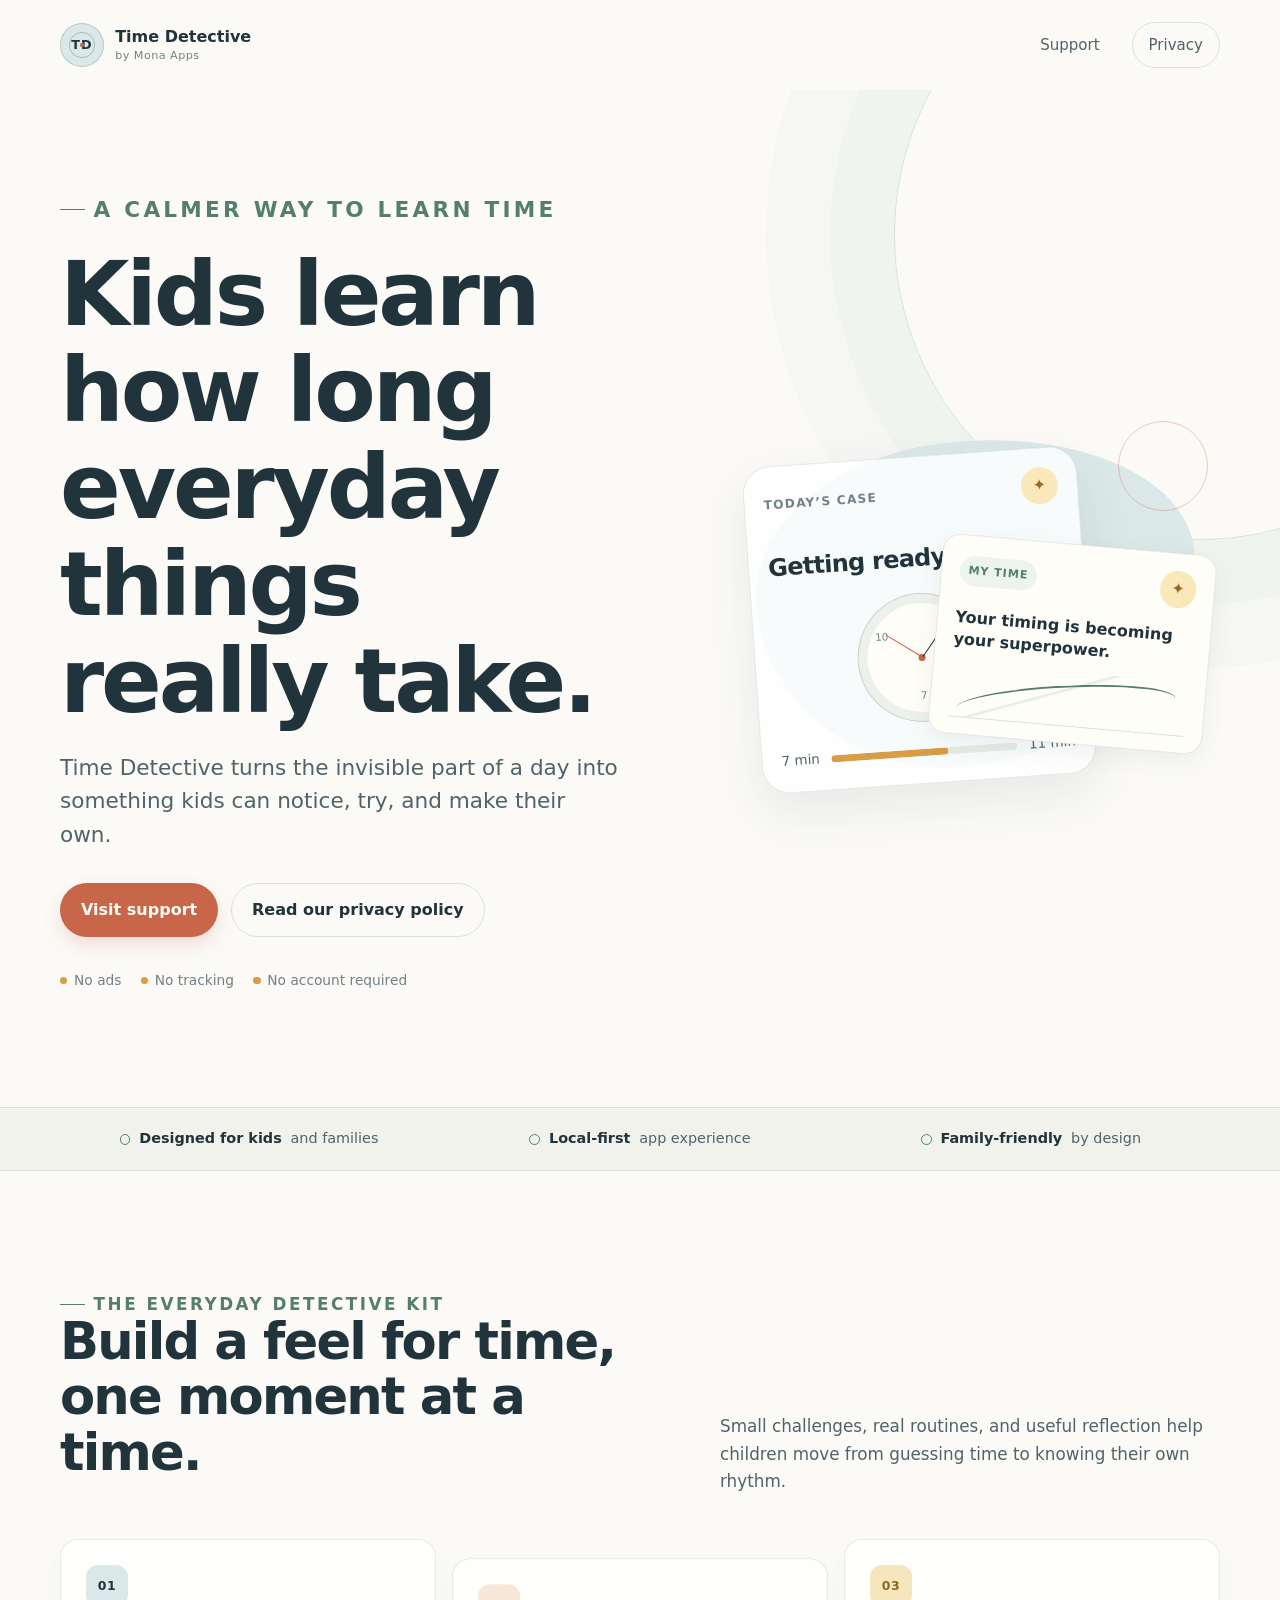
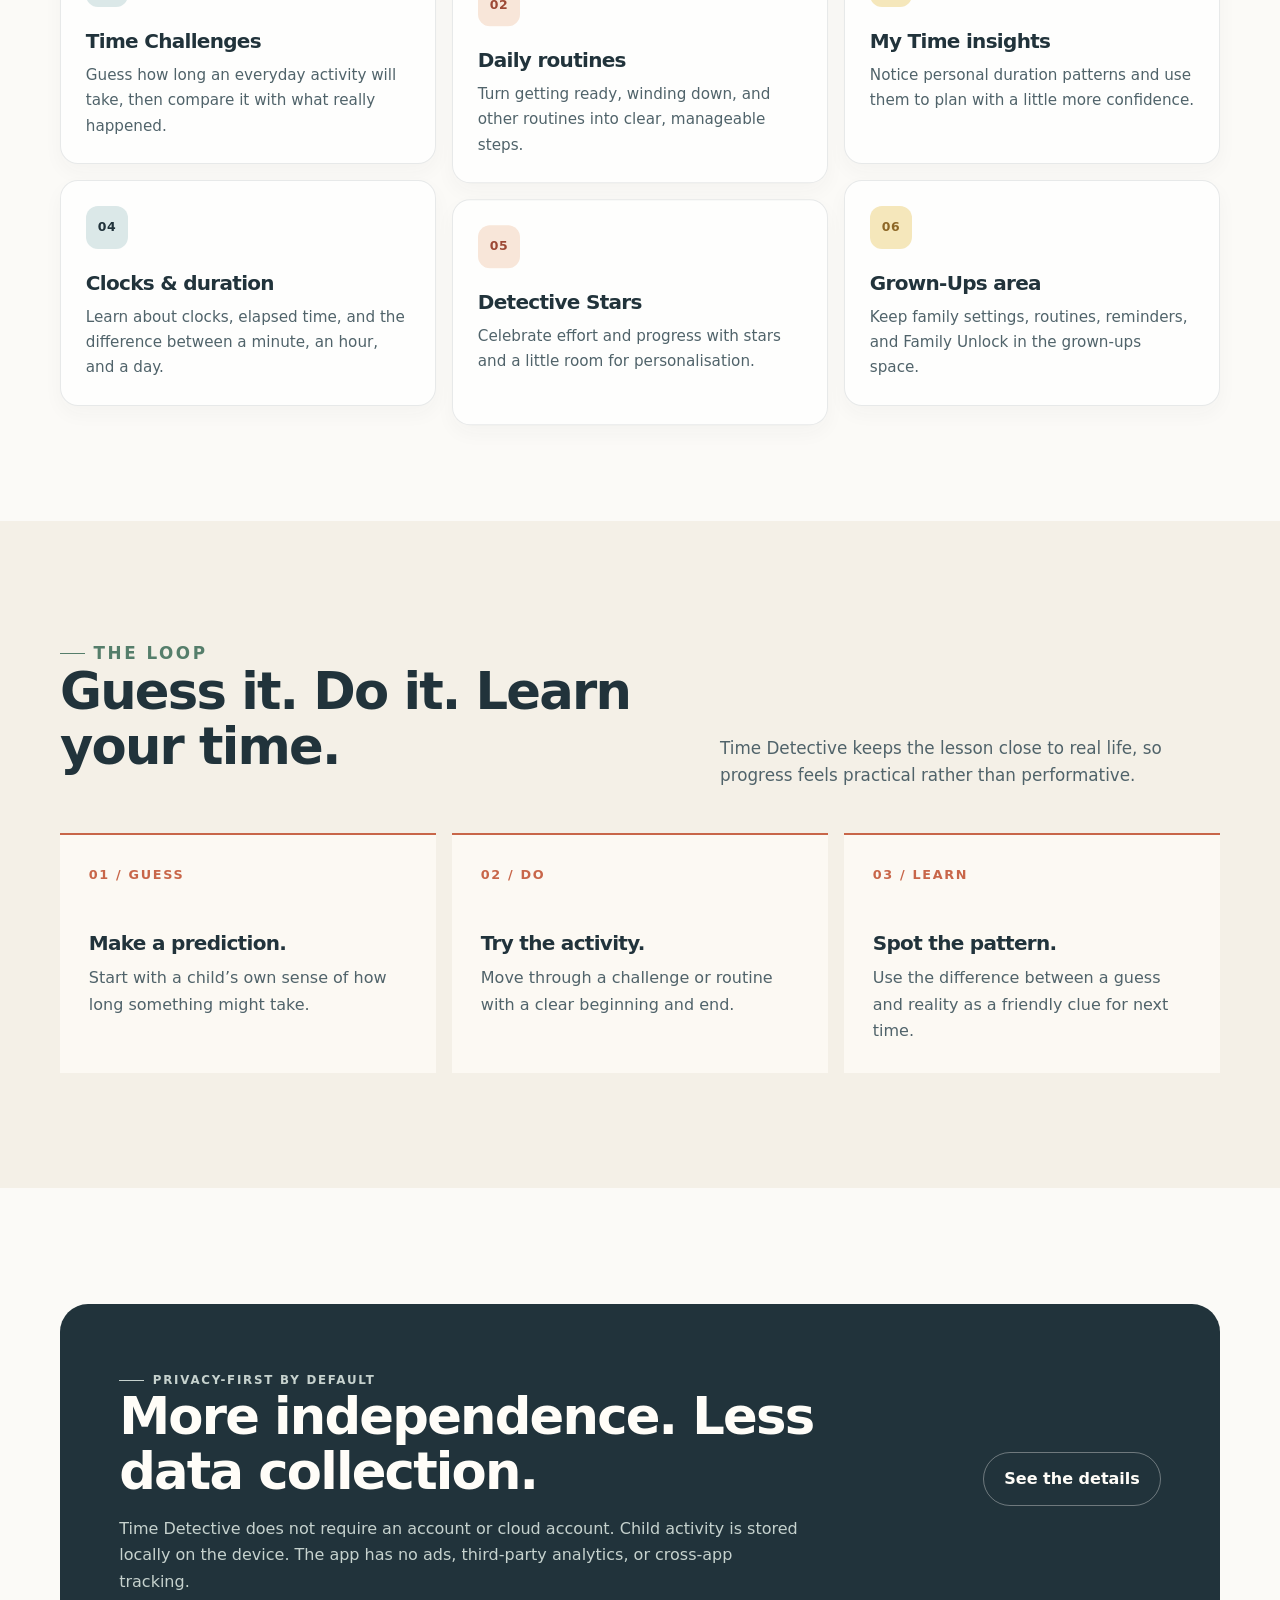
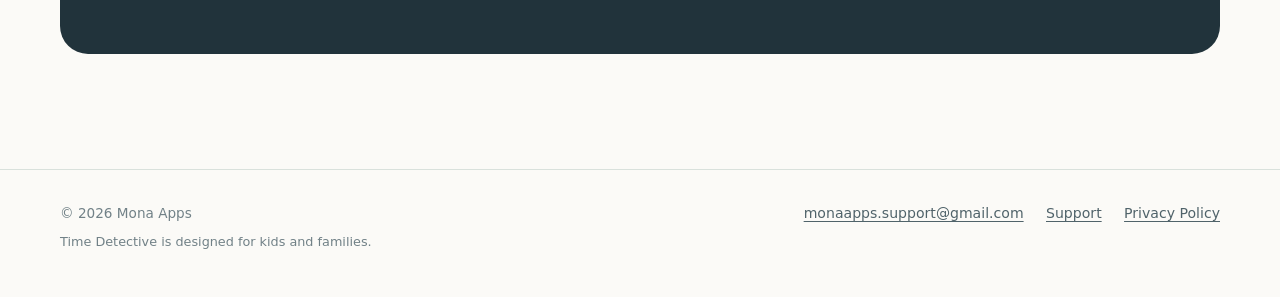
<file: index.html>
<!doctype html>
<html lang="en">
<head>
  <meta charset="utf-8">
  <meta name="viewport" content="width=device-width, initial-scale=1">
  <meta name="description" content="Time Detective helps kids learn how long everyday things really take, with time challenges, routines, and gentle insights.">
  <meta name="theme-color" content="#fbfaf7">
  <title>Time Detective — Learn your time</title>
  <link rel="icon" href="favicon.svg" type="image/svg+xml">
  <link rel="stylesheet" href="styles.css">
</head>
<body>
  <header class="site-header">
    <div class="site-shell header-inner">
      <a class="brand" href="./" aria-label="Time Detective home">
        <span class="brand-mark" aria-hidden="true">TD</span>
        <span class="brand-text">Time Detective<small>by Mona Apps</small></span>
      </a>
      <nav class="site-nav" aria-label="Primary navigation">
        <a href="support/">Support</a>
        <a class="nav-cta" href="privacy/">Privacy</a>
      </nav>
    </div>
  </header>

  <main>
    <section class="hero">
      <div class="site-shell hero-grid">
        <div class="hero-copy">
          <p class="eyebrow">A calmer way to learn time</p>
          <h1>Kids learn how long everyday things really take.</h1>
          <p>Time Detective turns the invisible part of a day into something kids can notice, try, and make their own.</p>
          <div class="hero-actions">
            <a class="button" href="support/">Visit support</a>
            <a class="button secondary" href="privacy/">Read our privacy policy</a>
          </div>
          <div class="hero-note" aria-label="Product highlights">
            <span>No ads</span>
            <span>No tracking</span>
            <span>No account required</span>
          </div>
        </div>

        <div class="hero-art" aria-hidden="true">
          <div class="time-card">
            <div class="time-card-top">
              <span class="time-card-label">Today’s case</span>
              <span class="star-badge">✦</span>
            </div>
            <div class="time-card-title">Getting ready</div>
            <div class="clock-face">
              <span class="clock-number one">1</span>
              <span class="clock-number four">4</span>
              <span class="clock-number seven">7</span>
              <span class="clock-number ten">10</span>
              <span class="clock-center"></span>
            </div>
            <div class="time-progress">
              <span>7 min</span>
              <span class="progress-track"></span>
              <span>11 min</span>
            </div>
          </div>
          <div class="insight-card">
            <div class="insight-card-top">
              <span class="mini-tag">My Time</span>
              <span class="star-badge">✦</span>
            </div>
            <p>Your timing is becoming your superpower.</p>
            <div class="insight-line"></div>
          </div>
        </div>
      </div>
    </section>

    <section class="trust-strip" aria-label="Time Detective principles">
      <div class="site-shell trust-items">
        <div class="trust-item"><strong>Designed for kids</strong> and families</div>
        <div class="trust-item"><strong>Local-first</strong> app experience</div>
        <div class="trust-item"><strong>Family-friendly</strong> by design</div>
      </div>
    </section>

    <section class="section" id="features">
      <div class="site-shell">
        <div class="section-heading">
          <div>
            <p class="eyebrow">The everyday detective kit</p>
            <h2>Build a feel for time, one moment at a time.</h2>
          </div>
          <p>Small challenges, real routines, and useful reflection help children move from guessing time to knowing their own rhythm.</p>
        </div>

        <div class="feature-grid">
          <article class="feature-card">
            <div class="feature-icon" aria-hidden="true">01</div>
            <h3>Time Challenges</h3>
            <p>Guess how long an everyday activity will take, then compare it with what really happened.</p>
          </article>
          <article class="feature-card">
            <div class="feature-icon" aria-hidden="true">02</div>
            <h3>Daily routines</h3>
            <p>Turn getting ready, winding down, and other routines into clear, manageable steps.</p>
          </article>
          <article class="feature-card">
            <div class="feature-icon" aria-hidden="true">03</div>
            <h3>My Time insights</h3>
            <p>Notice personal duration patterns and use them to plan with a little more confidence.</p>
          </article>
          <article class="feature-card">
            <div class="feature-icon" aria-hidden="true">04</div>
            <h3>Clocks &amp; duration</h3>
            <p>Learn about clocks, elapsed time, and the difference between a minute, an hour, and a day.</p>
          </article>
          <article class="feature-card">
            <div class="feature-icon" aria-hidden="true">05</div>
            <h3>Detective Stars</h3>
            <p>Celebrate effort and progress with stars and a little room for personalisation.</p>
          </article>
          <article class="feature-card">
            <div class="feature-icon" aria-hidden="true">06</div>
            <h3>Grown-Ups area</h3>
            <p>Keep family settings, routines, reminders, and Family Unlock in the grown-ups space.</p>
          </article>
        </div>
      </div>
    </section>

    <section class="section tinted">
      <div class="site-shell">
        <div class="section-heading">
          <div>
            <p class="eyebrow">The loop</p>
            <h2>Guess it. Do it. Learn your time.</h2>
          </div>
          <p>Time Detective keeps the lesson close to real life, so progress feels practical rather than performative.</p>
        </div>
        <div class="steps-grid">
          <article class="step-card">
            <span class="step-number">01 / GUESS</span>
            <h3>Make a prediction.</h3>
            <p>Start with a child’s own sense of how long something might take.</p>
          </article>
          <article class="step-card">
            <span class="step-number">02 / DO</span>
            <h3>Try the activity.</h3>
            <p>Move through a challenge or routine with a clear beginning and end.</p>
          </article>
          <article class="step-card">
            <span class="step-number">03 / LEARN</span>
            <h3>Spot the pattern.</h3>
            <p>Use the difference between a guess and reality as a friendly clue for next time.</p>
          </article>
        </div>
      </div>
    </section>

    <section class="section">
      <div class="site-shell">
        <div class="privacy-callout">
          <div>
            <p class="eyebrow">Privacy-first by default</p>
            <h2>More independence. Less data collection.</h2>
            <p>Time Detective does not require an account or cloud account. Child activity is stored locally on the device. The app has no ads, third-party analytics, or cross-app tracking.</p>
          </div>
          <a class="button secondary" href="privacy/">See the details</a>
        </div>
      </div>
    </section>
  </main>

  <footer class="site-footer">
    <div class="site-shell footer-inner">
      <div class="footer-copy">
        © 2026 Mona Apps
        <p>Time Detective is designed for kids and families.</p>
      </div>
      <nav class="footer-links" aria-label="Footer navigation">
        <a href="mailto:monaapps.support@gmail.com">monaapps.support@gmail.com</a>
        <a href="support/">Support</a>
        <a href="privacy/">Privacy Policy</a>
      </nav>
    </div>
  </footer>
</body>
</html>
</file>
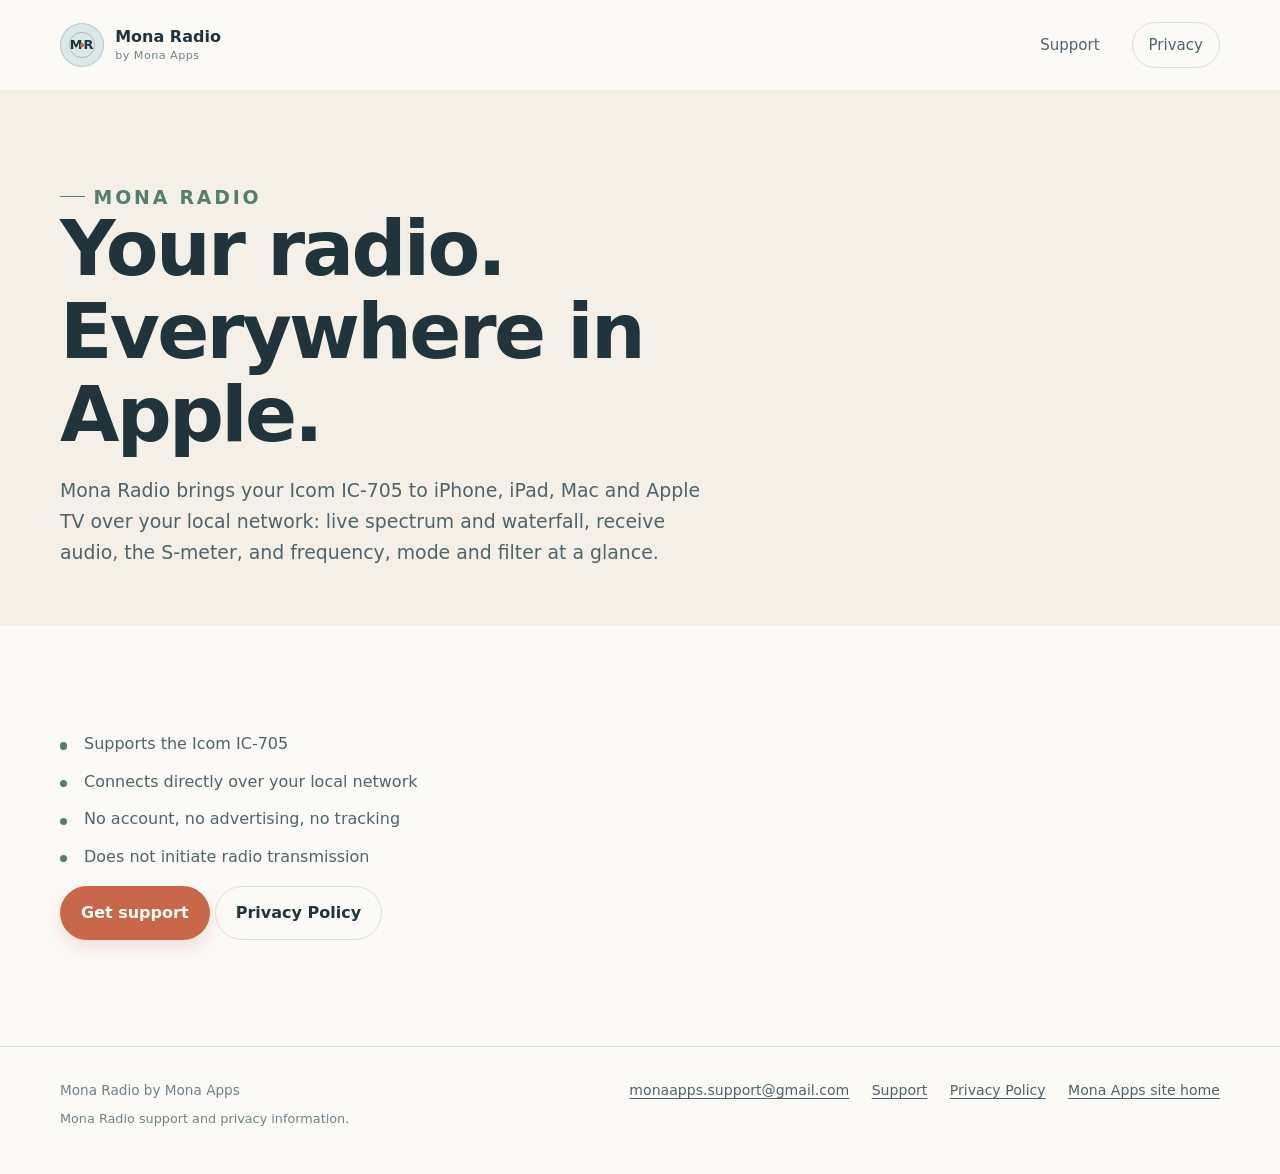
<file: mona-radio/index.html>
<!doctype html>
<html lang="en">
<head>
  <meta charset="utf-8">
  <meta name="viewport" content="width=device-width, initial-scale=1">
  <meta name="description" content="Mona Radio by Mona Apps: your Icom IC-705 on iPhone, iPad, Mac and Apple TV, over your local network.">
  <meta name="theme-color" content="#f4f0e7">
  <title>Mona Radio — Mona Apps</title>
  <link rel="icon" href="../favicon.svg" type="image/svg+xml">
  <link rel="stylesheet" href="../styles.css">
</head>
<body>
  <header class="site-header">
    <div class="site-shell header-inner">
      <a class="brand" href="./" aria-label="Mona Radio home" aria-current="page">
        <span class="brand-mark" aria-hidden="true">MR</span>
        <span class="brand-text">Mona Radio<small>by Mona Apps</small></span>
      </a>
      <nav class="site-nav" aria-label="Primary navigation">
        <a href="support/">Support</a>
        <a class="nav-cta" href="privacy/">Privacy</a>
      </nav>
    </div>
  </header>

  <main>
    <section class="page-hero">
      <div class="site-shell">
        <p class="eyebrow">Mona Radio</p>
        <h1>Your radio. Everywhere in Apple.</h1>
        <p>Mona Radio brings your <span style="white-space: nowrap">Icom IC-705</span> to iPhone, iPad, Mac and Apple TV over your local network: live spectrum and waterfall, receive audio, the S-meter, and frequency, mode and filter at a glance.</p>
      </div>
    </section>

    <section class="content-section">
      <div class="site-shell support-copy">
        <ul class="info-list">
          <li>Supports the <span style="white-space: nowrap">Icom IC-705</span></li>
          <li>Connects directly over your local network</li>
          <li>No account, no advertising, no tracking</li>
          <li>Does not initiate radio transmission</li>
        </ul>
        <p>
          <a class="button" href="support/">Get support</a>
          <a class="button secondary" href="privacy/">Privacy Policy</a>
        </p>
      </div>
    </section>
  </main>

  <footer class="site-footer">
    <div class="site-shell footer-inner">
      <div class="footer-copy">
        Mona Radio by Mona Apps
        <p>Mona Radio support and privacy information.</p>
      </div>
      <nav class="footer-links" aria-label="Footer navigation">
        <a href="mailto:monaapps.support@gmail.com">monaapps.support@gmail.com</a>
        <a href="support/">Support</a>
        <a href="privacy/">Privacy Policy</a>
        <a href="../">Mona Apps site home</a>
      </nav>
    </div>
  </footer>
</body>
</html>
</file>
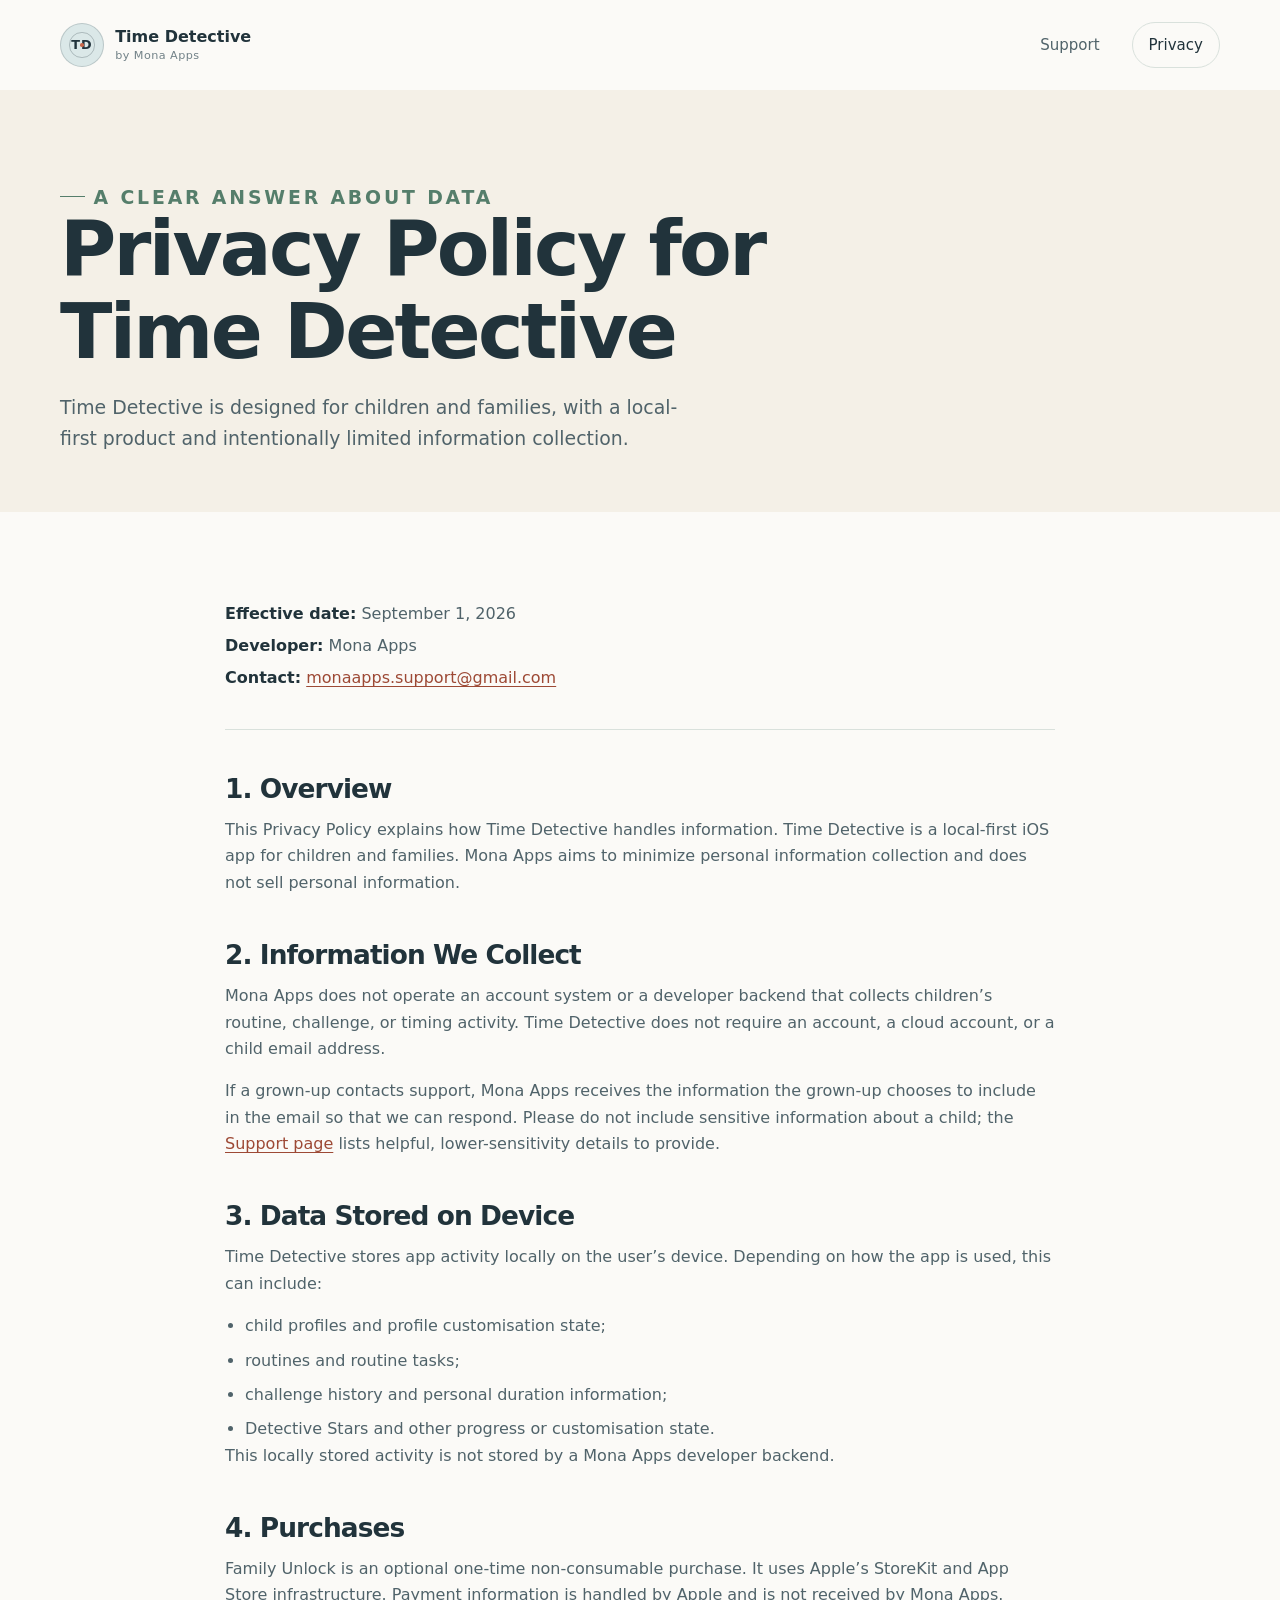
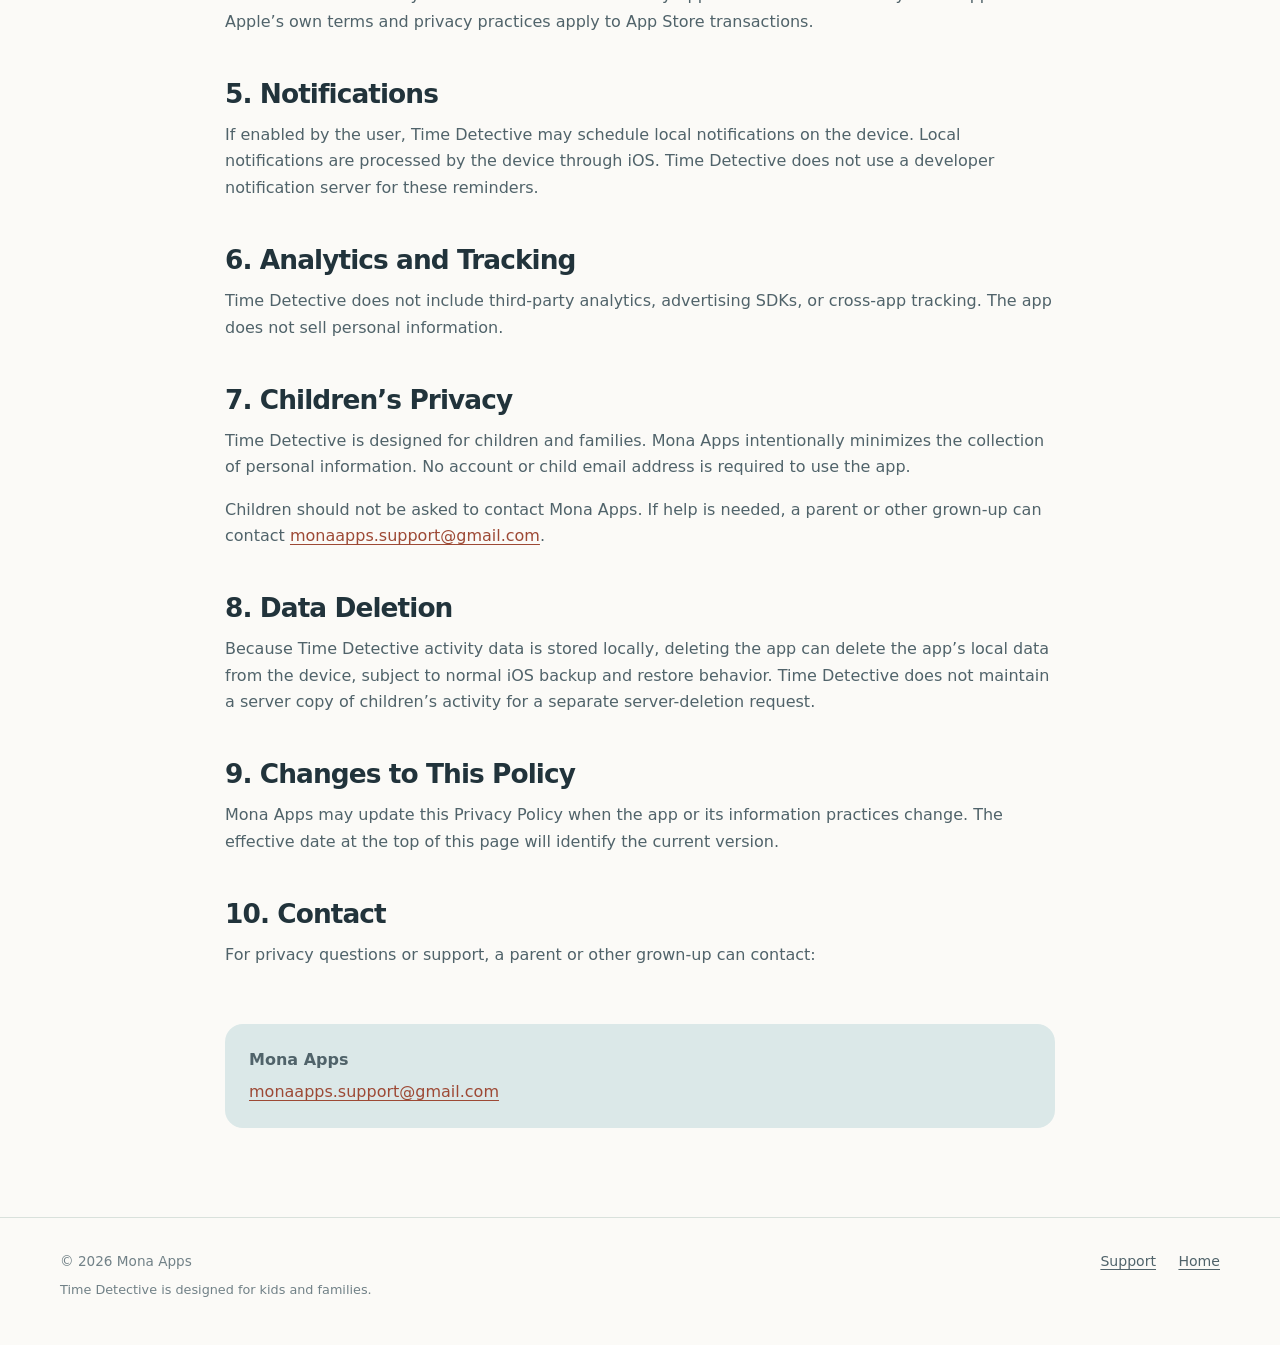
<file: privacy/index.html>
<!doctype html>
<html lang="en">
<head>
  <meta charset="utf-8">
  <meta name="viewport" content="width=device-width, initial-scale=1">
  <meta name="description" content="Privacy Policy for Time Detective by Mona Apps.">
  <meta name="theme-color" content="#f4f0e7">
  <title>Privacy Policy for Time Detective — Mona Apps</title>
  <link rel="icon" href="../favicon.svg" type="image/svg+xml">
  <link rel="stylesheet" href="../styles.css">
</head>
<body>
  <header class="site-header">
    <div class="site-shell header-inner">
      <a class="brand" href="../" aria-label="Time Detective home">
        <span class="brand-mark" aria-hidden="true">TD</span>
        <span class="brand-text">Time Detective<small>by Mona Apps</small></span>
      </a>
      <nav class="site-nav" aria-label="Primary navigation">
        <a href="../support/">Support</a>
        <a class="nav-cta" href="./" aria-current="page">Privacy</a>
      </nav>
    </div>
  </header>

  <main>
    <section class="page-hero">
      <div class="site-shell">
        <p class="eyebrow">A clear answer about data</p>
        <h1>Privacy Policy for Time Detective</h1>
        <p>Time Detective is designed for children and families, with a local-first product and intentionally limited information collection.</p>
      </div>
    </section>

    <section class="content-section">
      <div class="site-shell policy-wrap">
        <div class="policy-intro">
          <p><strong>Effective date:</strong> September 1, 2026</p>
          <p><strong>Developer:</strong> Mona Apps</p>
          <p><strong>Contact:</strong> <a href="mailto:monaapps.support@gmail.com">monaapps.support@gmail.com</a></p>
        </div>

        <section class="policy-section">
          <h2>1. Overview</h2>
          <p>This Privacy Policy explains how Time Detective handles information. Time Detective is a local-first iOS app for children and families. Mona Apps aims to minimize personal information collection and does not sell personal information.</p>
        </section>

        <section class="policy-section">
          <h2>2. Information We Collect</h2>
          <p>Mona Apps does not operate an account system or a developer backend that collects children’s routine, challenge, or timing activity. Time Detective does not require an account, a cloud account, or a child email address.</p>
          <p>If a grown-up contacts support, Mona Apps receives the information the grown-up chooses to include in the email so that we can respond. Please do not include sensitive information about a child; the <a href="../support/">Support page</a> lists helpful, lower-sensitivity details to provide.</p>
        </section>

        <section class="policy-section">
          <h2>3. Data Stored on Device</h2>
          <p>Time Detective stores app activity locally on the user’s device. Depending on how the app is used, this can include:</p>
          <ul>
            <li>child profiles and profile customisation state;</li>
            <li>routines and routine tasks;</li>
            <li>challenge history and personal duration information;</li>
            <li>Detective Stars and other progress or customisation state.</li>
          </ul>
          <p>This locally stored activity is not stored by a Mona Apps developer backend.</p>
        </section>

        <section class="policy-section">
          <h2>4. Purchases</h2>
          <p>Family Unlock is an optional one-time non-consumable purchase. It uses Apple’s StoreKit and App Store infrastructure. Payment information is handled by Apple and is not received by Mona Apps. Apple’s own terms and privacy practices apply to App Store transactions.</p>
        </section>

        <section class="policy-section">
          <h2>5. Notifications</h2>
          <p>If enabled by the user, Time Detective may schedule local notifications on the device. Local notifications are processed by the device through iOS. Time Detective does not use a developer notification server for these reminders.</p>
        </section>

        <section class="policy-section">
          <h2>6. Analytics and Tracking</h2>
          <p>Time Detective does not include third-party analytics, advertising SDKs, or cross-app tracking. The app does not sell personal information.</p>
        </section>

        <section class="policy-section">
          <h2>7. Children’s Privacy</h2>
          <p>Time Detective is designed for children and families. Mona Apps intentionally minimizes the collection of personal information. No account or child email address is required to use the app.</p>
          <p>Children should not be asked to contact Mona Apps. If help is needed, a parent or other grown-up can contact <a href="mailto:monaapps.support@gmail.com">monaapps.support@gmail.com</a>.</p>
        </section>

        <section class="policy-section">
          <h2>8. Data Deletion</h2>
          <p>Because Time Detective activity data is stored locally, deleting the app can delete the app’s local data from the device, subject to normal iOS backup and restore behavior. Time Detective does not maintain a server copy of children’s activity for a separate server-deletion request.</p>
        </section>

        <section class="policy-section">
          <h2>9. Changes to This Policy</h2>
          <p>Mona Apps may update this Privacy Policy when the app or its information practices change. The effective date at the top of this page will identify the current version.</p>
        </section>

        <section class="policy-section">
          <h2>10. Contact</h2>
          <p>For privacy questions or support, a parent or other grown-up can contact:</p>
          <div class="policy-contact">
            <p><strong>Mona Apps</strong></p>
            <p><a href="mailto:monaapps.support@gmail.com">monaapps.support@gmail.com</a></p>
          </div>
        </section>
      </div>
    </section>
  </main>

  <footer class="site-footer">
    <div class="site-shell footer-inner">
      <div class="footer-copy">
        © 2026 Mona Apps
        <p>Time Detective is designed for kids and families.</p>
      </div>
      <nav class="footer-links" aria-label="Footer navigation">
        <a href="../support/">Support</a>
        <a href="../">Home</a>
      </nav>
    </div>
  </footer>
</body>
</html>
</file>
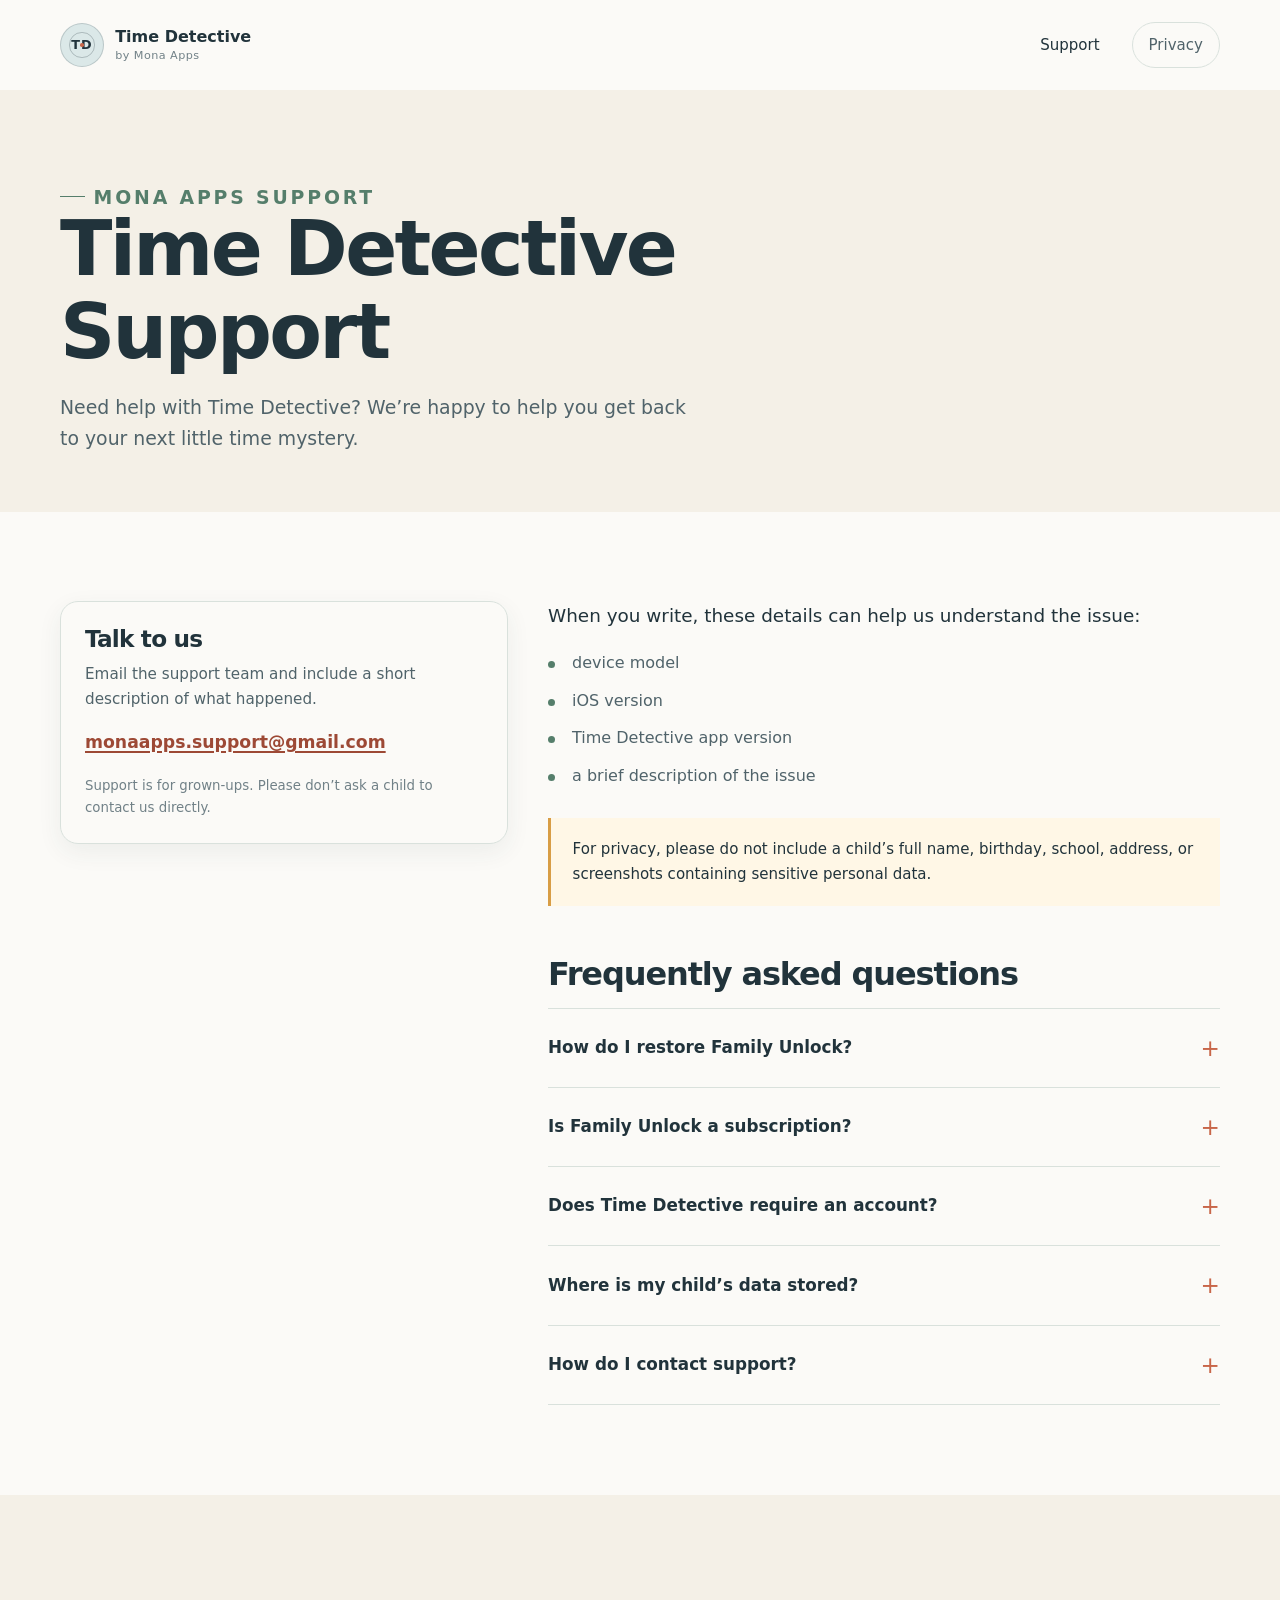
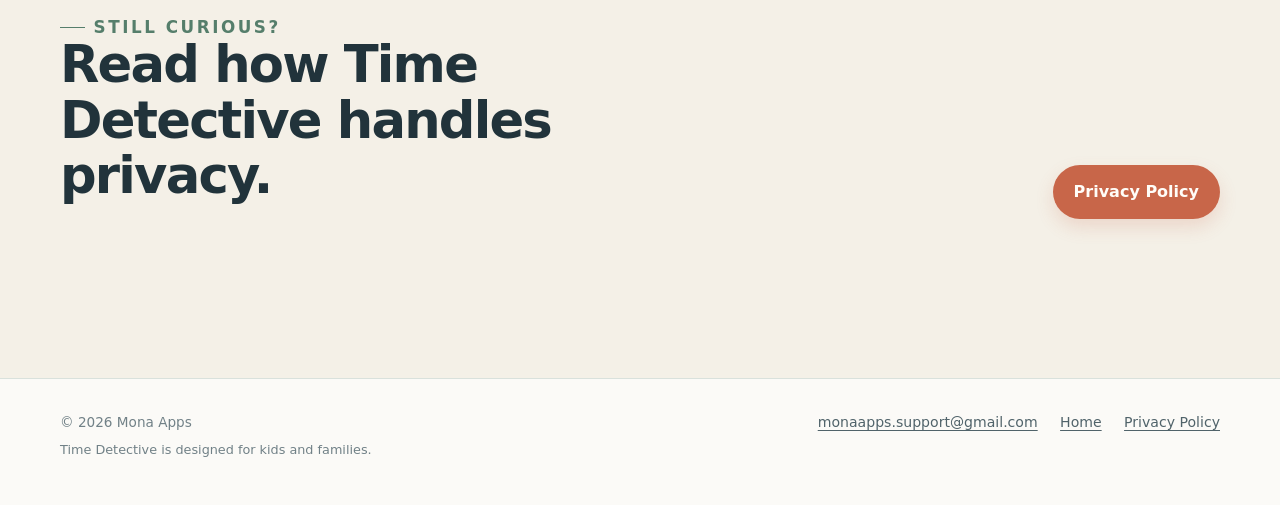
<file: support/index.html>
<!doctype html>
<html lang="en">
<head>
  <meta charset="utf-8">
  <meta name="viewport" content="width=device-width, initial-scale=1">
  <meta name="description" content="Get help with Time Detective from Mona Apps.">
  <meta name="theme-color" content="#f4f0e7">
  <title>Time Detective Support — Mona Apps</title>
  <link rel="icon" href="../favicon.svg" type="image/svg+xml">
  <link rel="stylesheet" href="../styles.css">
</head>
<body>
  <header class="site-header">
    <div class="site-shell header-inner">
      <a class="brand" href="../" aria-label="Time Detective home">
        <span class="brand-mark" aria-hidden="true">TD</span>
        <span class="brand-text">Time Detective<small>by Mona Apps</small></span>
      </a>
      <nav class="site-nav" aria-label="Primary navigation">
        <a href="./" aria-current="page">Support</a>
        <a class="nav-cta" href="../privacy/">Privacy</a>
      </nav>
    </div>
  </header>

  <main>
    <section class="page-hero">
      <div class="site-shell">
        <p class="eyebrow">Mona Apps support</p>
        <h1>Time Detective Support</h1>
        <p>Need help with Time Detective? We’re happy to help you get back to your next little time mystery.</p>
      </div>
    </section>

    <section class="content-section">
      <div class="site-shell support-grid">
        <aside class="contact-card">
          <h2>Talk to us</h2>
          <p>Email the support team and include a short description of what happened.</p>
          <a class="email-link" href="mailto:monaapps.support@gmail.com?subject=Time%20Detective%20Support">monaapps.support@gmail.com</a>
          <small>Support is for grown-ups. Please don’t ask a child to contact us directly.</small>
        </aside>

        <div class="support-copy">
          <p>When you write, these details can help us understand the issue:</p>
          <ul class="info-list">
            <li>device model</li>
            <li>iOS version</li>
            <li>Time Detective app version</li>
            <li>a brief description of the issue</li>
          </ul>

          <div class="note-box">
            <p>For privacy, please do not include a child’s full name, birthday, school, address, or screenshots containing sensitive personal data.</p>
          </div>

          <h2>Frequently asked questions</h2>
          <div class="faq-list">
            <details>
              <summary>How do I restore Family Unlock?</summary>
              <div class="faq-answer">
                <p>Open <strong>Grown-Ups → Family Unlock → Restore Purchases</strong>. Time Detective uses Apple’s purchase system to check for the one-time Family Unlock purchase.</p>
              </div>
            </details>
            <details>
              <summary>Is Family Unlock a subscription?</summary>
              <div class="faq-answer">
                <p>No. Family Unlock is a one-time non-consumable purchase. It is not a subscription.</p>
              </div>
            </details>
            <details>
              <summary>Does Time Detective require an account?</summary>
              <div class="faq-answer">
                <p>No. Time Detective does not require an account or a cloud account.</p>
              </div>
            </details>
            <details>
              <summary>Where is my child’s data stored?</summary>
              <div class="faq-answer">
                <p>Time Detective stores child activity data locally on the device. Mona Apps does not operate a developer backend that stores this activity data.</p>
              </div>
            </details>
            <details>
              <summary>How do I contact support?</summary>
              <div class="faq-answer">
                <p>Email <a href="mailto:monaapps.support@gmail.com">monaapps.support@gmail.com</a>. A grown-up can include the device model, iOS version, app version, and a brief description of the issue.</p>
              </div>
            </details>
          </div>
        </div>
      </div>
    </section>

    <section class="section tinted">
      <div class="site-shell">
        <div class="section-heading">
          <div>
            <p class="eyebrow">Still curious?</p>
            <h2>Read how Time Detective handles privacy.</h2>
          </div>
          <a class="button" href="../privacy/">Privacy Policy</a>
        </div>
      </div>
    </section>
  </main>

  <footer class="site-footer">
    <div class="site-shell footer-inner">
      <div class="footer-copy">
        © 2026 Mona Apps
        <p>Time Detective is designed for kids and families.</p>
      </div>
      <nav class="footer-links" aria-label="Footer navigation">
        <a href="mailto:monaapps.support@gmail.com">monaapps.support@gmail.com</a>
        <a href="../">Home</a>
        <a href="../privacy/">Privacy Policy</a>
      </nav>
    </div>
  </footer>
</body>
</html>
</file>
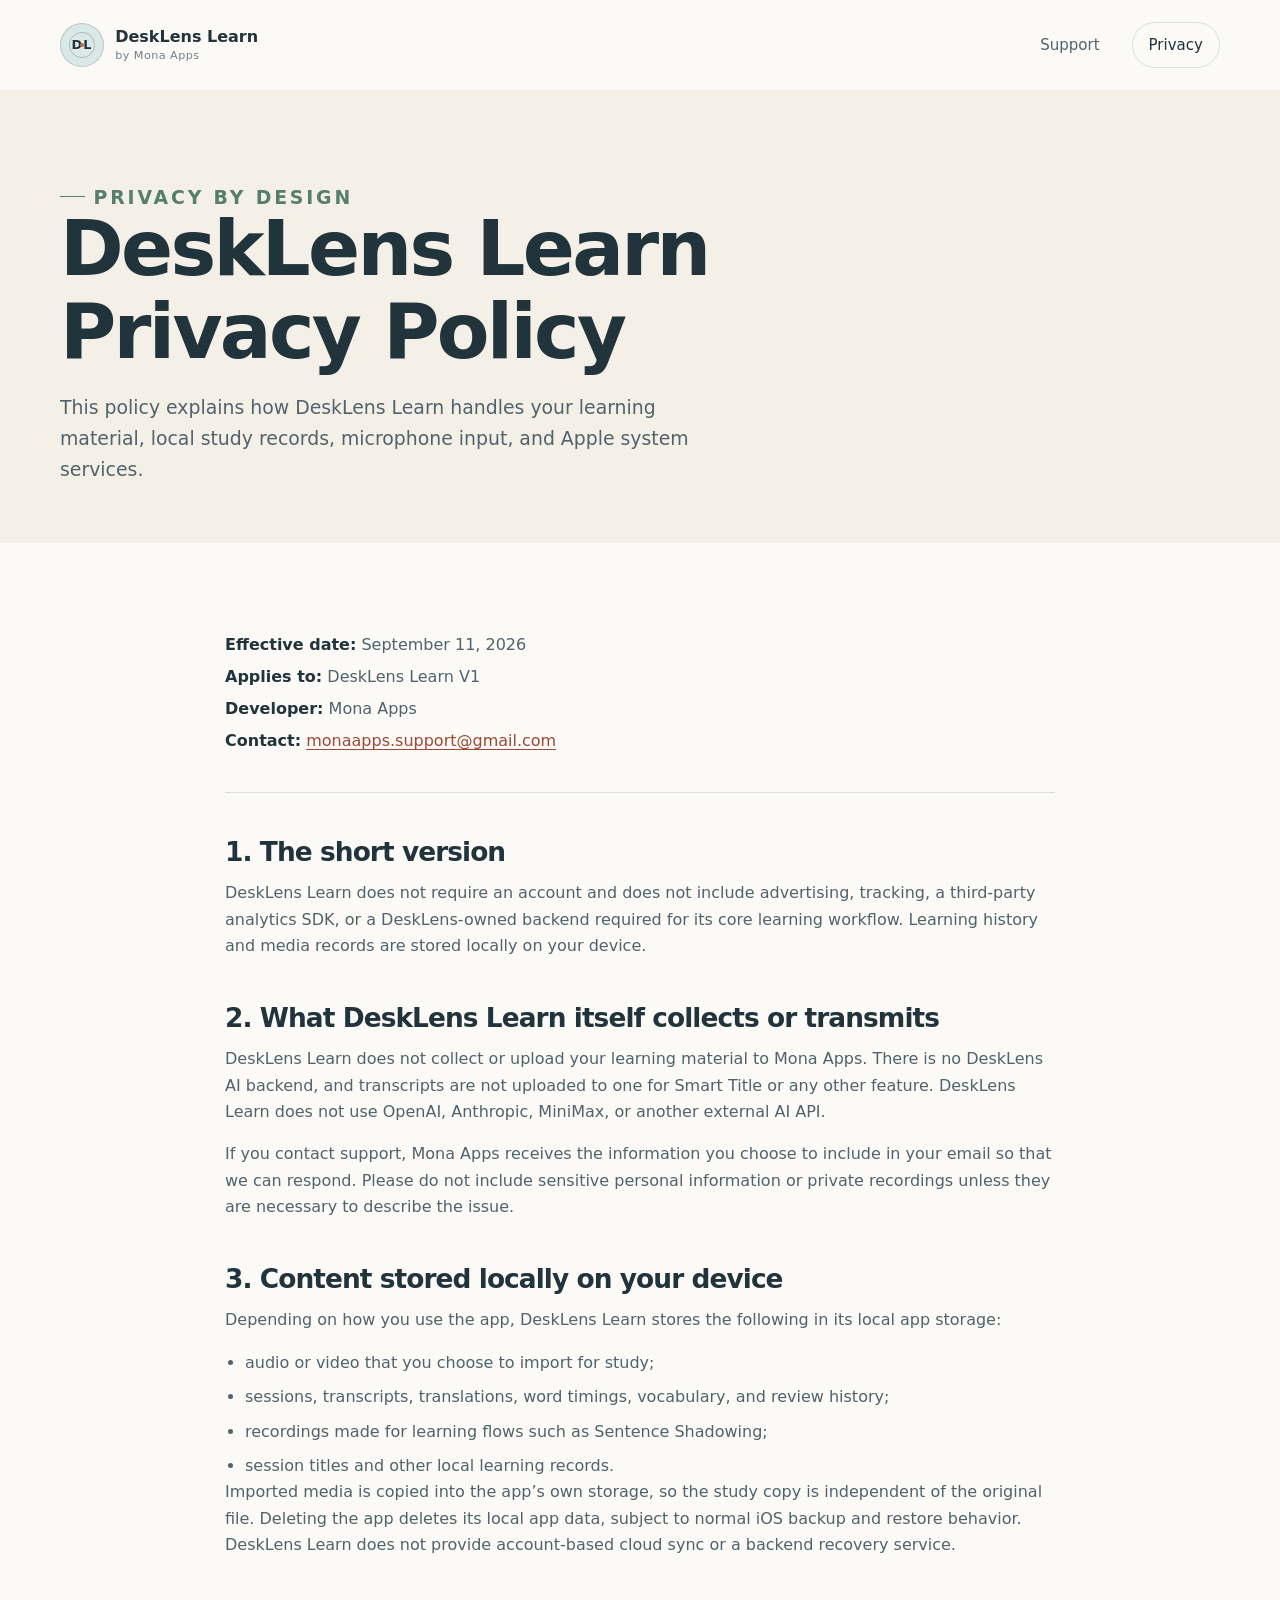
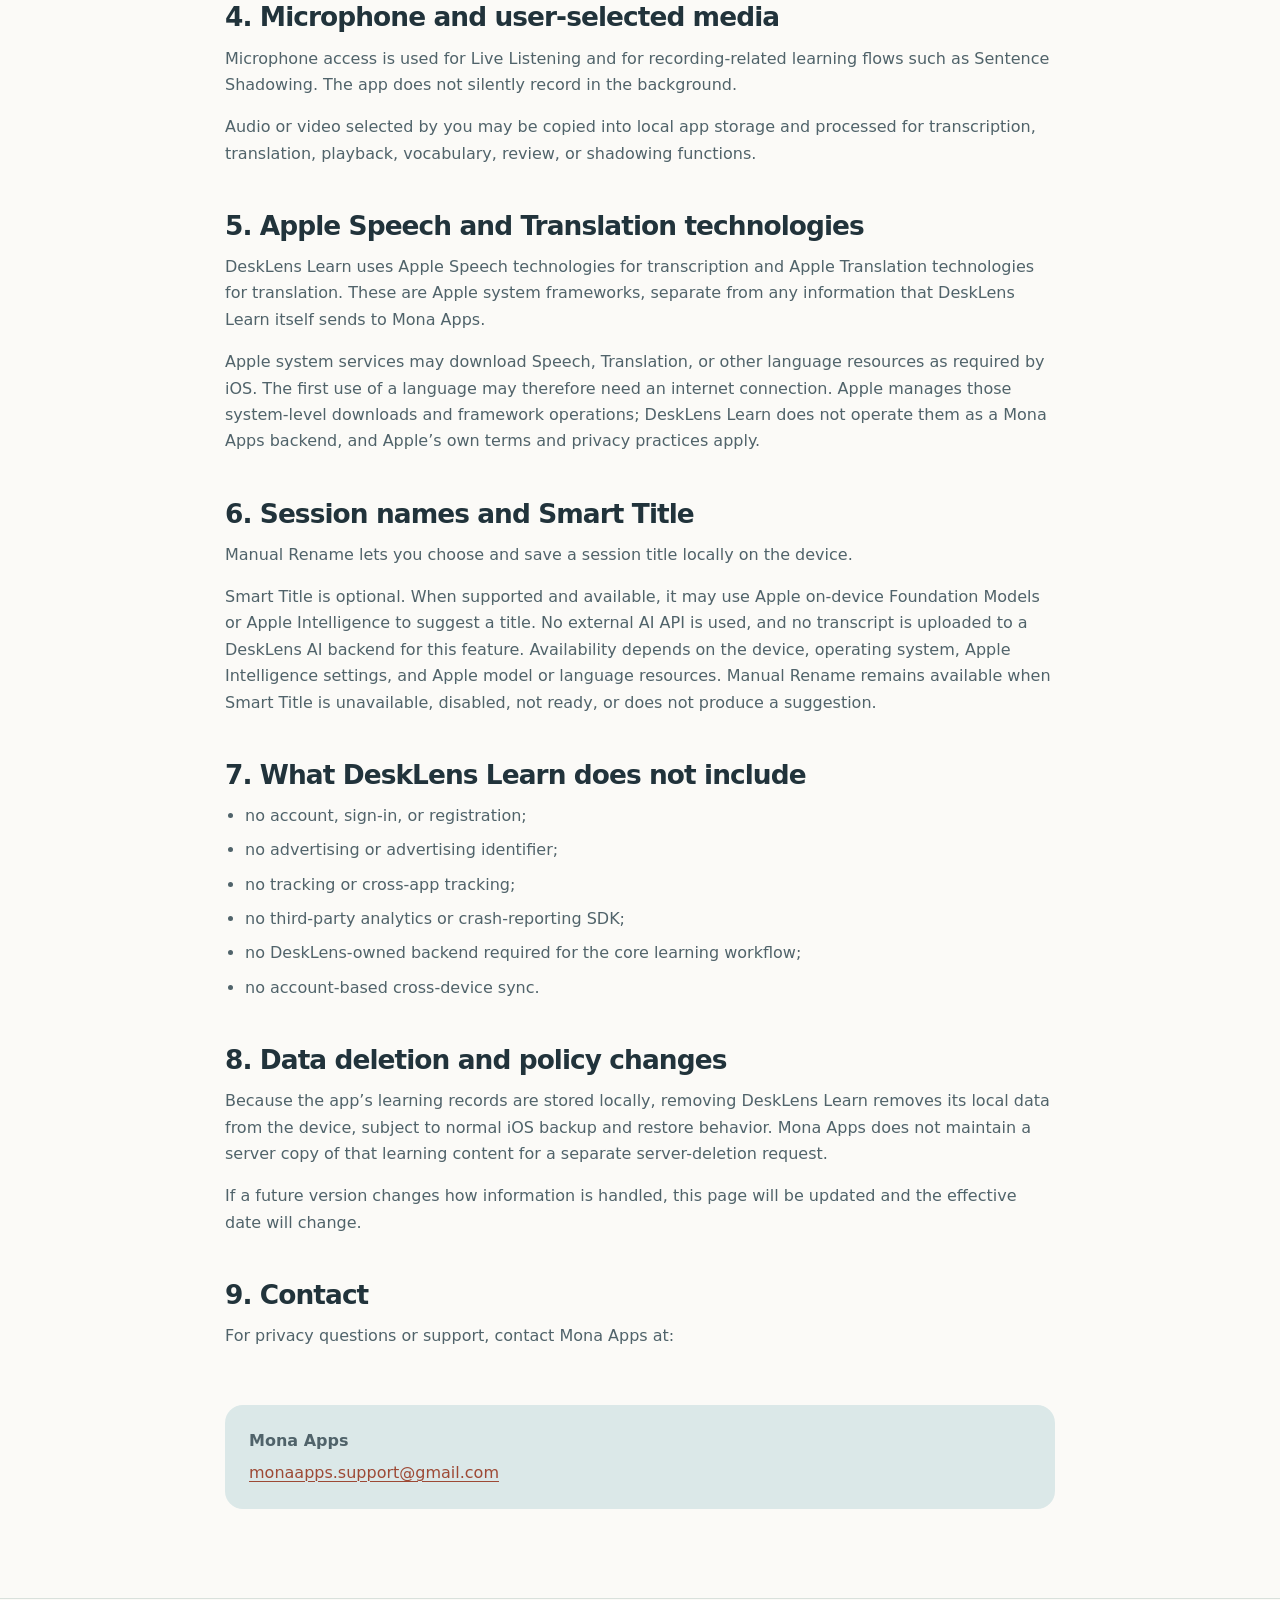
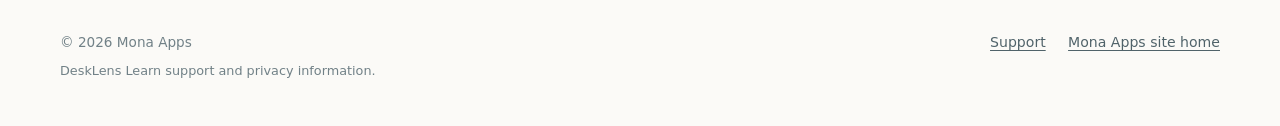
<file: desklens-learn/privacy/index.html>
<!doctype html>
<html lang="en">
<head>
  <meta charset="utf-8">
  <meta name="viewport" content="width=device-width, initial-scale=1">
  <meta name="description" content="Privacy Policy for DeskLens Learn by Mona Apps.">
  <meta name="theme-color" content="#f4f0e7">
  <title>DeskLens Learn Privacy Policy — Mona Apps</title>
  <link rel="icon" href="../../favicon.svg" type="image/svg+xml">
  <link rel="stylesheet" href="../../styles.css">
</head>
<body>
  <header class="site-header">
    <div class="site-shell header-inner">
      <a class="brand" href="../../" aria-label="Mona Apps support and privacy site home">
        <span class="brand-mark" aria-hidden="true">DL</span>
        <span class="brand-text">DeskLens Learn<small>by Mona Apps</small></span>
      </a>
      <nav class="site-nav" aria-label="Primary navigation">
        <a href="../support/">Support</a>
        <a class="nav-cta" href="./" aria-current="page">Privacy</a>
      </nav>
    </div>
  </header>

  <main>
    <section class="page-hero">
      <div class="site-shell">
        <p class="eyebrow">Privacy by design</p>
        <h1>DeskLens Learn Privacy Policy</h1>
        <p>This policy explains how DeskLens Learn handles your learning material, local study records, microphone input, and Apple system services.</p>
      </div>
    </section>

    <section class="content-section">
      <div class="site-shell policy-wrap">
        <div class="policy-intro">
          <p><strong>Effective date:</strong> September 11, 2026</p>
          <p><strong>Applies to:</strong> DeskLens Learn V1</p>
          <p><strong>Developer:</strong> Mona Apps</p>
          <p><strong>Contact:</strong> <a href="mailto:monaapps.support@gmail.com">monaapps.support@gmail.com</a></p>
        </div>

        <section class="policy-section">
          <h2>1. The short version</h2>
          <p>DeskLens Learn does not require an account and does not include advertising, tracking, a third-party analytics SDK, or a DeskLens-owned backend required for its core learning workflow. Learning history and media records are stored locally on your device.</p>
        </section>

        <section class="policy-section">
          <h2>2. What DeskLens Learn itself collects or transmits</h2>
          <p>DeskLens Learn does not collect or upload your learning material to Mona Apps. There is no DeskLens AI backend, and transcripts are not uploaded to one for Smart Title or any other feature. DeskLens Learn does not use OpenAI, Anthropic, MiniMax, or another external AI API.</p>
          <p>If you contact support, Mona Apps receives the information you choose to include in your email so that we can respond. Please do not include sensitive personal information or private recordings unless they are necessary to describe the issue.</p>
        </section>

        <section class="policy-section">
          <h2>3. Content stored locally on your device</h2>
          <p>Depending on how you use the app, DeskLens Learn stores the following in its local app storage:</p>
          <ul>
            <li>audio or video that you choose to import for study;</li>
            <li>sessions, transcripts, translations, word timings, vocabulary, and review history;</li>
            <li>recordings made for learning flows such as Sentence Shadowing;</li>
            <li>session titles and other local learning records.</li>
          </ul>
          <p>Imported media is copied into the app’s own storage, so the study copy is independent of the original file. Deleting the app deletes its local app data, subject to normal iOS backup and restore behavior. DeskLens Learn does not provide account-based cloud sync or a backend recovery service.</p>
        </section>

        <section class="policy-section">
          <h2>4. Microphone and user-selected media</h2>
          <p>Microphone access is used for Live Listening and for recording-related learning flows such as Sentence Shadowing. The app does not silently record in the background.</p>
          <p>Audio or video selected by you may be copied into local app storage and processed for transcription, translation, playback, vocabulary, review, or shadowing functions.</p>
        </section>

        <section class="policy-section">
          <h2>5. Apple Speech and Translation technologies</h2>
          <p>DeskLens Learn uses Apple Speech technologies for transcription and Apple Translation technologies for translation. These are Apple system frameworks, separate from any information that DeskLens Learn itself sends to Mona Apps.</p>
          <p>Apple system services may download Speech, Translation, or other language resources as required by iOS. The first use of a language may therefore need an internet connection. Apple manages those system-level downloads and framework operations; DeskLens Learn does not operate them as a Mona Apps backend, and Apple’s own terms and privacy practices apply.</p>
        </section>

        <section class="policy-section">
          <h2>6. Session names and Smart Title</h2>
          <p>Manual Rename lets you choose and save a session title locally on the device.</p>
          <p>Smart Title is optional. When supported and available, it may use Apple on-device Foundation Models or Apple Intelligence to suggest a title. No external AI API is used, and no transcript is uploaded to a DeskLens AI backend for this feature. Availability depends on the device, operating system, Apple Intelligence settings, and Apple model or language resources. Manual Rename remains available when Smart Title is unavailable, disabled, not ready, or does not produce a suggestion.</p>
        </section>

        <section class="policy-section">
          <h2>7. What DeskLens Learn does not include</h2>
          <ul>
            <li>no account, sign-in, or registration;</li>
            <li>no advertising or advertising identifier;</li>
            <li>no tracking or cross-app tracking;</li>
            <li>no third-party analytics or crash-reporting SDK;</li>
            <li>no DeskLens-owned backend required for the core learning workflow;</li>
            <li>no account-based cross-device sync.</li>
          </ul>
        </section>

        <section class="policy-section">
          <h2>8. Data deletion and policy changes</h2>
          <p>Because the app’s learning records are stored locally, removing DeskLens Learn removes its local data from the device, subject to normal iOS backup and restore behavior. Mona Apps does not maintain a server copy of that learning content for a separate server-deletion request.</p>
          <p>If a future version changes how information is handled, this page will be updated and the effective date will change.</p>
        </section>

        <section class="policy-section">
          <h2>9. Contact</h2>
          <p>For privacy questions or support, contact Mona Apps at:</p>
          <div class="policy-contact">
            <p><strong>Mona Apps</strong></p>
            <p><a href="mailto:monaapps.support@gmail.com">monaapps.support@gmail.com</a></p>
          </div>
        </section>
      </div>
    </section>
  </main>

  <footer class="site-footer">
    <div class="site-shell footer-inner">
      <div class="footer-copy">
        © 2026 Mona Apps
        <p>DeskLens Learn support and privacy information.</p>
      </div>
      <nav class="footer-links" aria-label="Footer navigation">
        <a href="../support/">Support</a>
        <a href="../../">Mona Apps site home</a>
      </nav>
    </div>
  </footer>
</body>
</html>
</file>
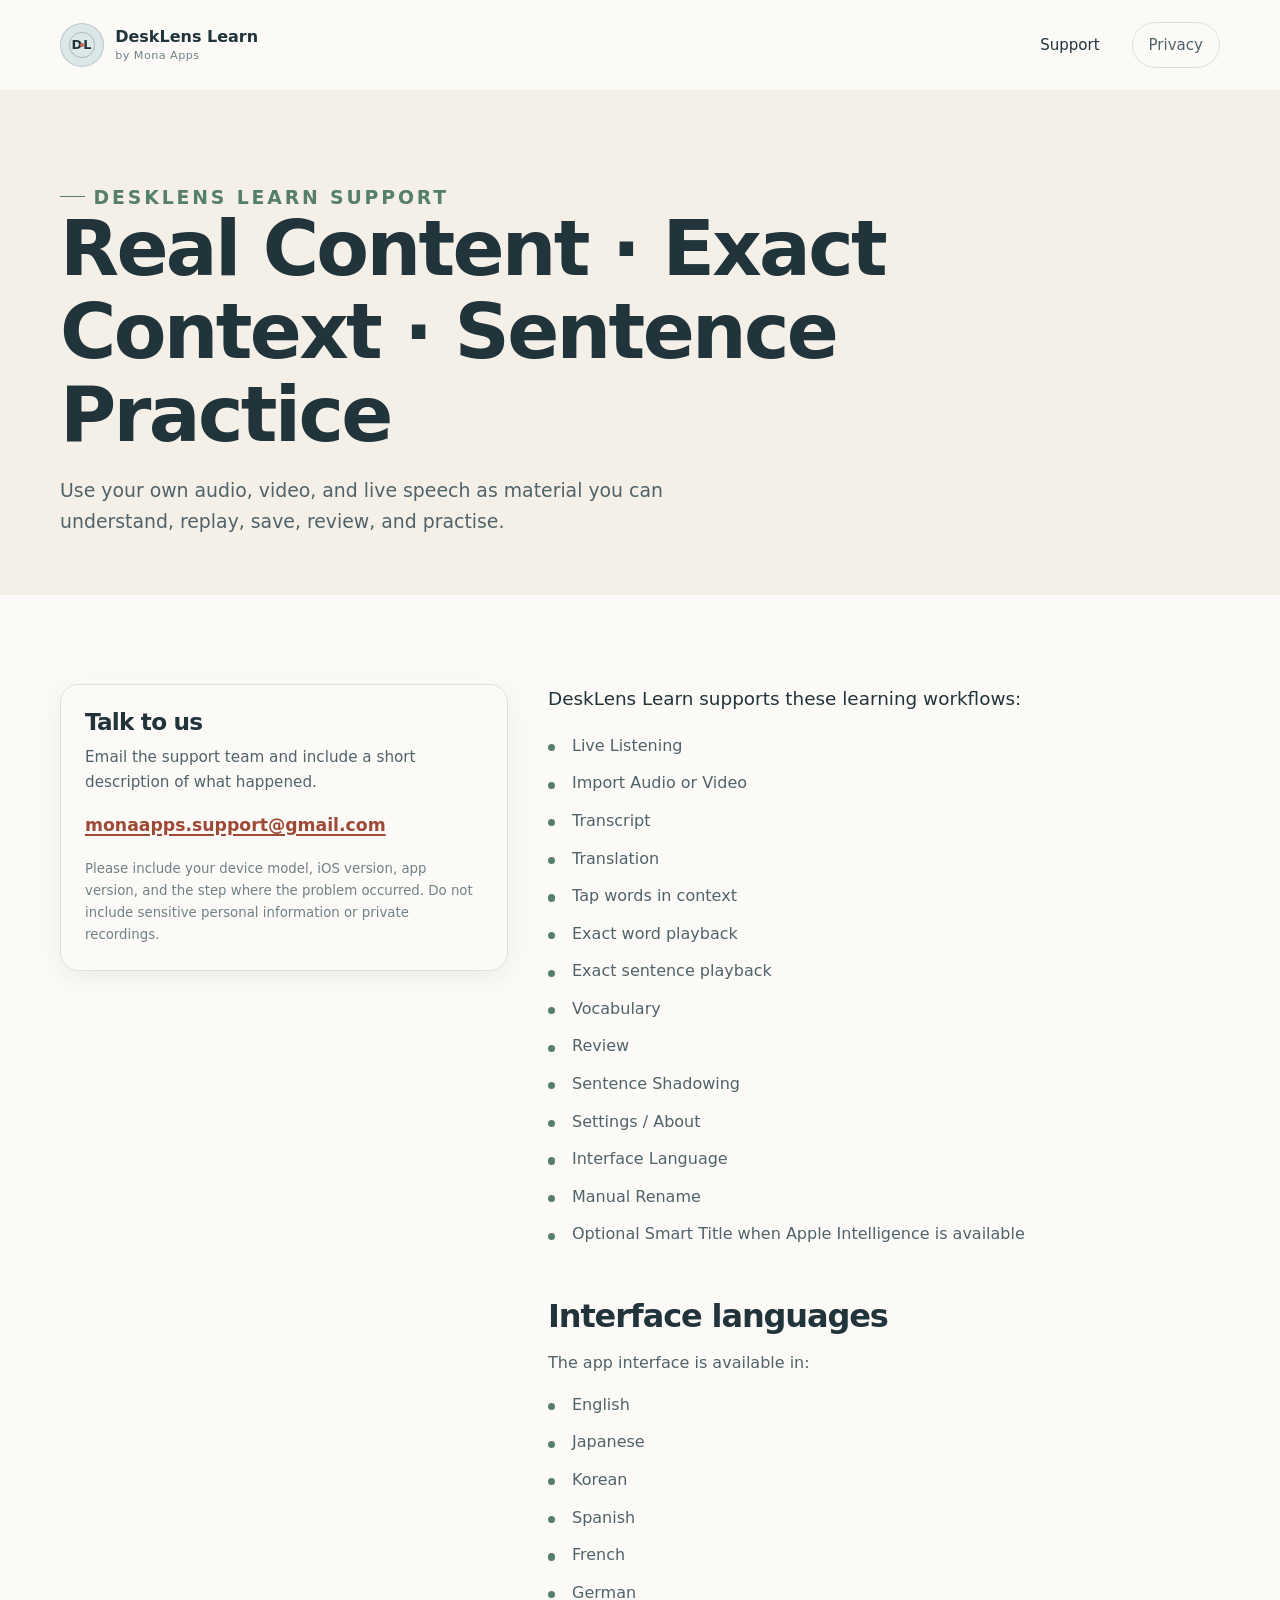
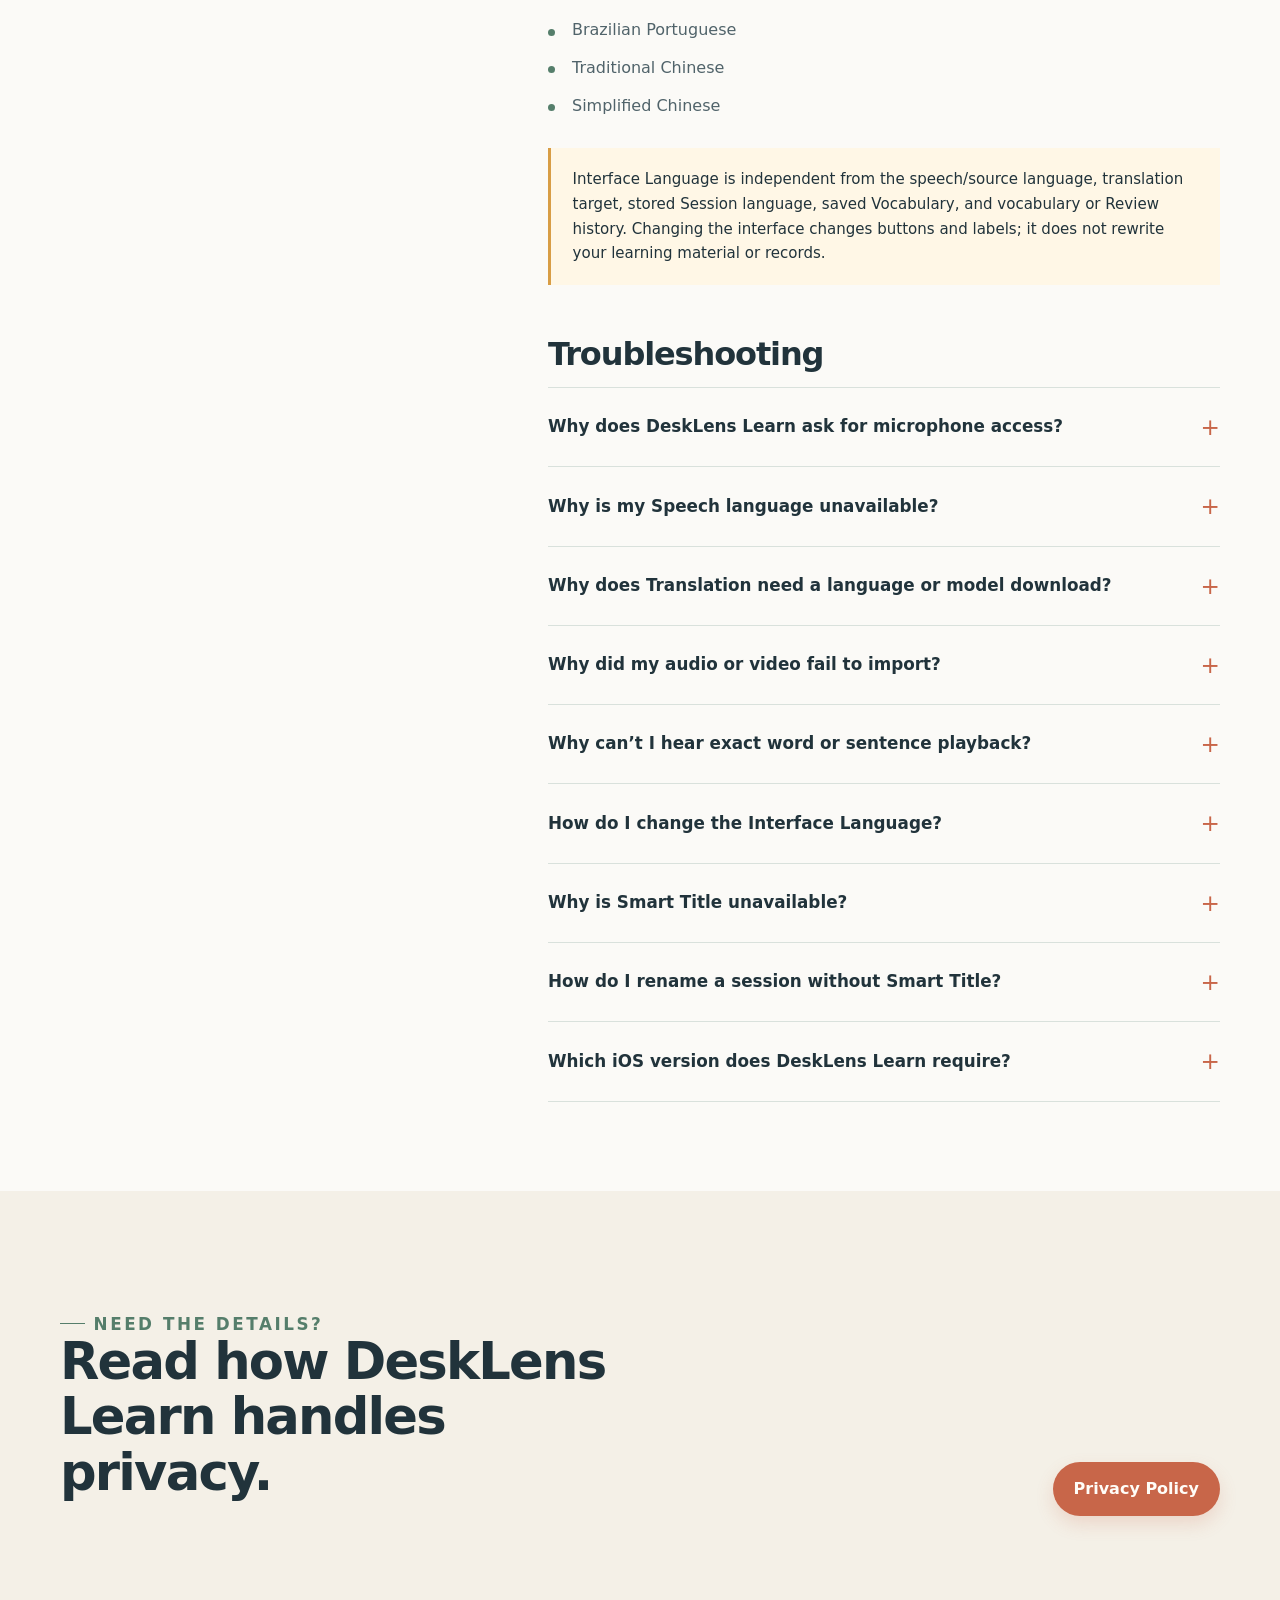
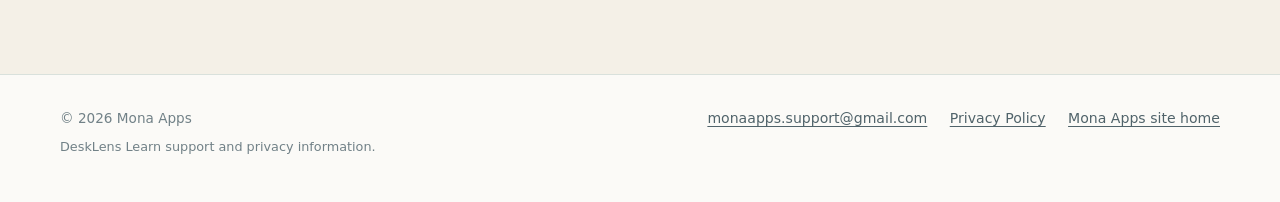
<file: desklens-learn/support/index.html>
<!doctype html>
<html lang="en">
<head>
  <meta charset="utf-8">
  <meta name="viewport" content="width=device-width, initial-scale=1">
  <meta name="description" content="Support for DeskLens Learn by Mona Apps.">
  <meta name="theme-color" content="#f4f0e7">
  <title>DeskLens Learn Support — Mona Apps</title>
  <link rel="icon" href="../../favicon.svg" type="image/svg+xml">
  <link rel="stylesheet" href="../../styles.css">
</head>
<body>
  <header class="site-header">
    <div class="site-shell header-inner">
      <a class="brand" href="../../" aria-label="Mona Apps support and privacy site home">
        <span class="brand-mark" aria-hidden="true">DL</span>
        <span class="brand-text">DeskLens Learn<small>by Mona Apps</small></span>
      </a>
      <nav class="site-nav" aria-label="Primary navigation">
        <a href="./" aria-current="page">Support</a>
        <a class="nav-cta" href="../privacy/">Privacy</a>
      </nav>
    </div>
  </header>

  <main>
    <section class="page-hero">
      <div class="site-shell">
        <p class="eyebrow">DeskLens Learn support</p>
        <h1>Real Content · Exact Context · Sentence Practice</h1>
        <p>Use your own audio, video, and live speech as material you can understand, replay, save, review, and practise.</p>
      </div>
    </section>

    <section class="content-section">
      <div class="site-shell support-grid">
        <aside class="contact-card">
          <h2>Talk to us</h2>
          <p>Email the support team and include a short description of what happened.</p>
          <a class="email-link" href="mailto:monaapps.support@gmail.com?subject=DeskLens%20Learn%20Support">monaapps.support@gmail.com</a>
          <small>Please include your device model, iOS version, app version, and the step where the problem occurred. Do not include sensitive personal information or private recordings.</small>
        </aside>

        <div class="support-copy">
          <p>DeskLens Learn supports these learning workflows:</p>
          <ul class="info-list">
            <li>Live Listening</li>
            <li>Import Audio or Video</li>
            <li>Transcript</li>
            <li>Translation</li>
            <li>Tap words in context</li>
            <li>Exact word playback</li>
            <li>Exact sentence playback</li>
            <li>Vocabulary</li>
            <li>Review</li>
            <li>Sentence Shadowing</li>
            <li>Settings / About</li>
            <li>Interface Language</li>
            <li>Manual Rename</li>
            <li>Optional Smart Title when Apple Intelligence is available</li>
          </ul>

          <h2>Interface languages</h2>
          <p>The app interface is available in:</p>
          <ul class="info-list">
            <li>English</li>
            <li>Japanese</li>
            <li>Korean</li>
            <li>Spanish</li>
            <li>French</li>
            <li>German</li>
            <li>Brazilian Portuguese</li>
            <li>Traditional Chinese</li>
            <li>Simplified Chinese</li>
          </ul>
          <div class="note-box">
            <p>Interface Language is independent from the speech/source language, translation target, stored Session language, saved Vocabulary, and vocabulary or Review history. Changing the interface changes buttons and labels; it does not rewrite your learning material or records.</p>
          </div>

          <h2>Troubleshooting</h2>
          <div class="faq-list">
            <details>
              <summary>Why does DeskLens Learn ask for microphone access?</summary>
              <div class="faq-answer">
                <p>Microphone access is needed when you start Live Listening and when you record yourself for Sentence Shadowing or another recording-related learning flow. If access was denied, re-enable it in the app’s iOS Settings. You can still import audio or video without microphone permission.</p>
              </div>
            </details>
            <details>
              <summary>Why is my Speech language unavailable?</summary>
              <div class="faq-answer">
                <p>Confirm that the selected source language matches the material and that your device supports it. Apple Speech language availability and resources are managed by iOS; allow the required resource to prepare or download, then retry.</p>
              </div>
            </details>
            <details>
              <summary>Why does Translation need a language or model download?</summary>
              <div class="faq-answer">
                <p>Confirm that the language pair is supported. If Apple requests a resource download, connect to the internet and allow system preparation to finish before retrying. Apple manages this resource; it is not a DeskLens Learn backend.</p>
              </div>
            </details>
            <details>
              <summary>Why did my audio or video fail to import?</summary>
              <div class="faq-answer">
                <p>Choose a local file that iOS can read, such as a common m4a, wav, mp3, mov, mp4, or m4v file. Check that the file is available, not protected by an unsupported format or access restriction, and that the device has enough storage. A successful import is copied into DeskLens Learn’s local storage.</p>
              </div>
            </details>
            <details>
              <summary>Why can’t I hear exact word or sentence playback?</summary>
              <div class="faq-answer">
                <p>Check the device volume and current audio route, then try the exact word or sentence again. Confirm that the source contains an audible speech segment. If playback still fails, close and reopen the session and contact support with the file type and the step that failed.</p>
              </div>
            </details>
            <details>
              <summary>How do I change the Interface Language?</summary>
              <div class="faq-answer">
                <p>Open <strong>Settings → Apps → DeskLens Learn → Language</strong> if your iOS version shows an app-specific language setting. Otherwise, use <strong>Settings → General → Language &amp; Region</strong> and adjust your preferred languages. This changes interface labels only, not the source language, translation target, sessions, Vocabulary, or Review history.</p>
              </div>
            </details>
            <details>
              <summary>Why is Smart Title unavailable?</summary>
              <div class="faq-answer">
                <p>Smart Title is optional and depends on Apple Intelligence/Foundation Models availability, the device and operating system, Apple Intelligence settings, and model readiness. An unavailable suggestion does not block the session or renaming.</p>
              </div>
            </details>
            <details>
              <summary>How do I rename a session without Smart Title?</summary>
              <div class="faq-answer">
                <p>Use Manual Rename, enter your own title, and save it. The manual title is stored locally and remains the supported fallback whenever Smart Title is unavailable.</p>
              </div>
            </details>
            <details>
              <summary>Which iOS version does DeskLens Learn require?</summary>
              <div class="faq-answer">
                <p>DeskLens Learn V1 requires iOS 26.0 or later because its Speech and Translation workflows depend on system technologies introduced in that release.</p>
              </div>
            </details>
          </div>
        </div>
      </div>
    </section>

    <section class="section tinted">
      <div class="site-shell">
        <div class="section-heading">
          <div>
            <p class="eyebrow">Need the details?</p>
            <h2>Read how DeskLens Learn handles privacy.</h2>
          </div>
          <a class="button" href="../privacy/">Privacy Policy</a>
        </div>
      </div>
    </section>
  </main>

  <footer class="site-footer">
    <div class="site-shell footer-inner">
      <div class="footer-copy">
        © 2026 Mona Apps
        <p>DeskLens Learn support and privacy information.</p>
      </div>
      <nav class="footer-links" aria-label="Footer navigation">
        <a href="mailto:monaapps.support@gmail.com">monaapps.support@gmail.com</a>
        <a href="../privacy/">Privacy Policy</a>
        <a href="../../">Mona Apps site home</a>
      </nav>
    </div>
  </footer>
</body>
</html>
</file>
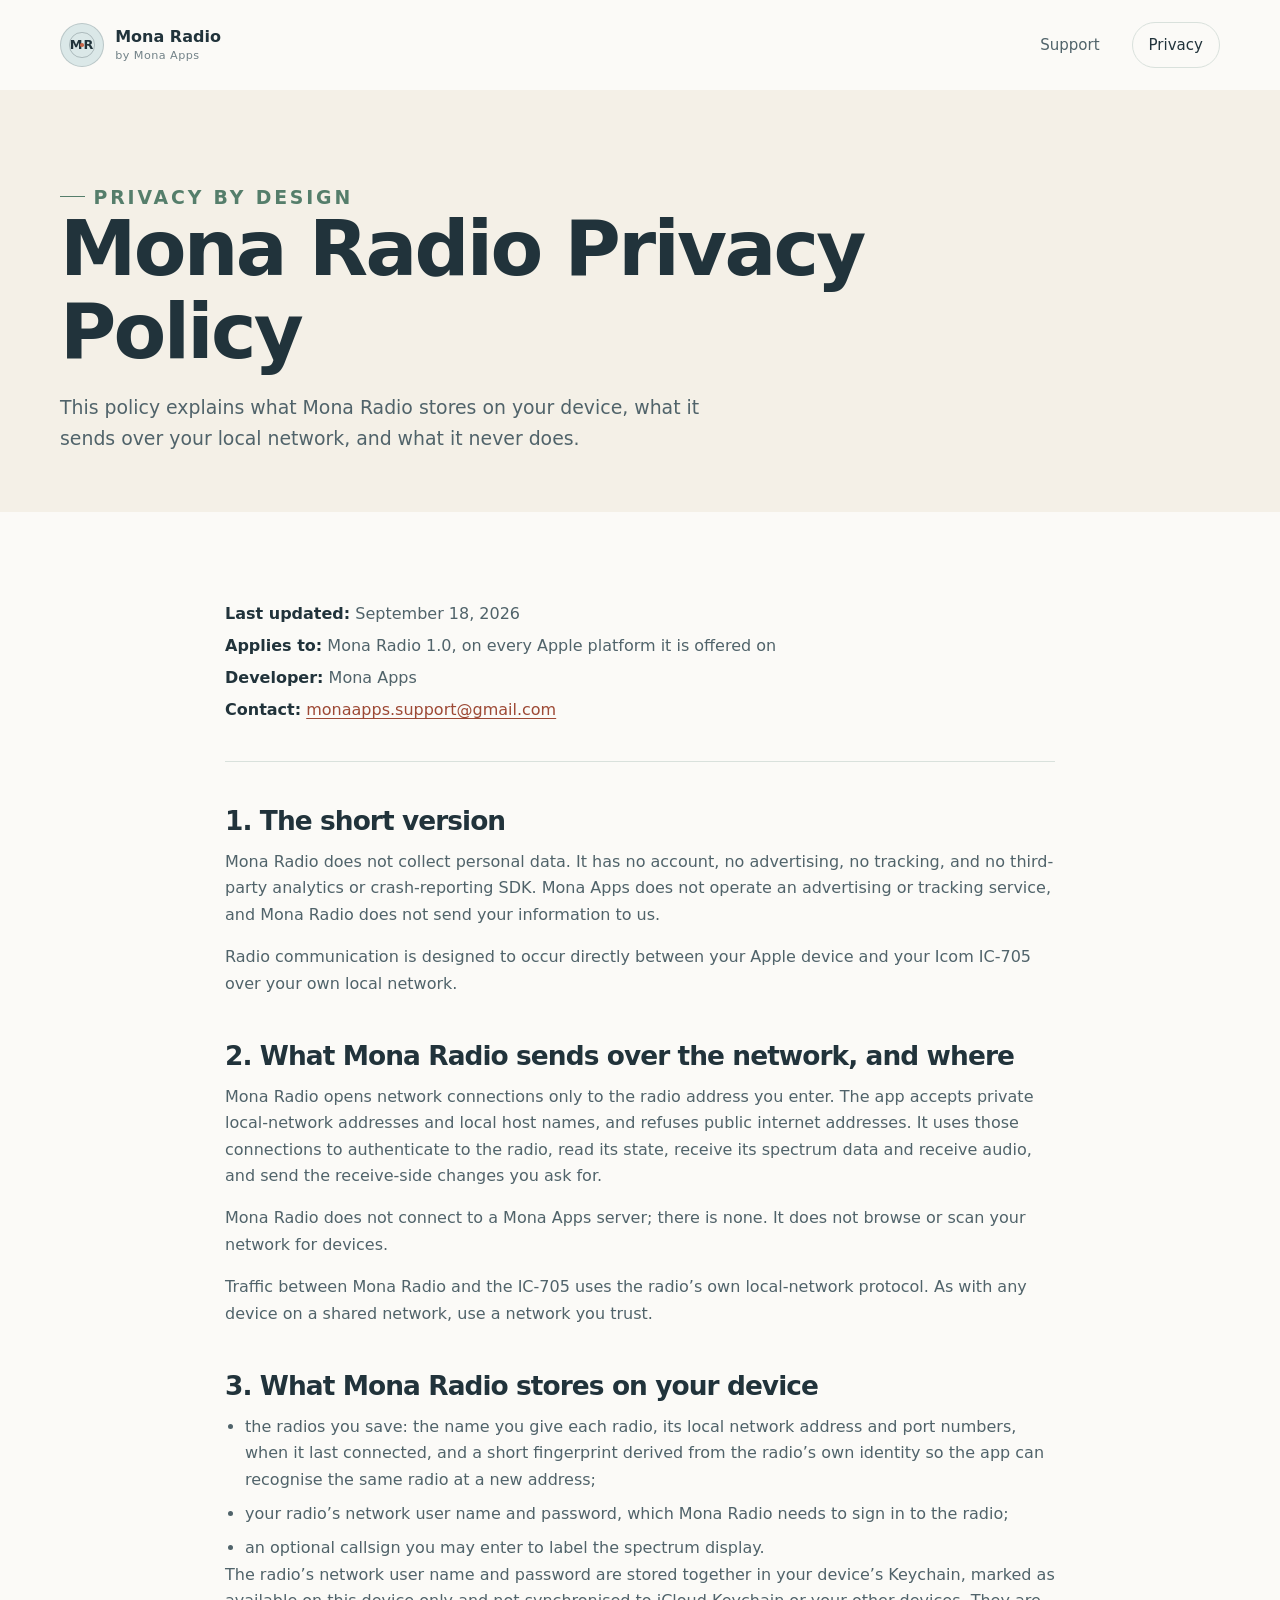
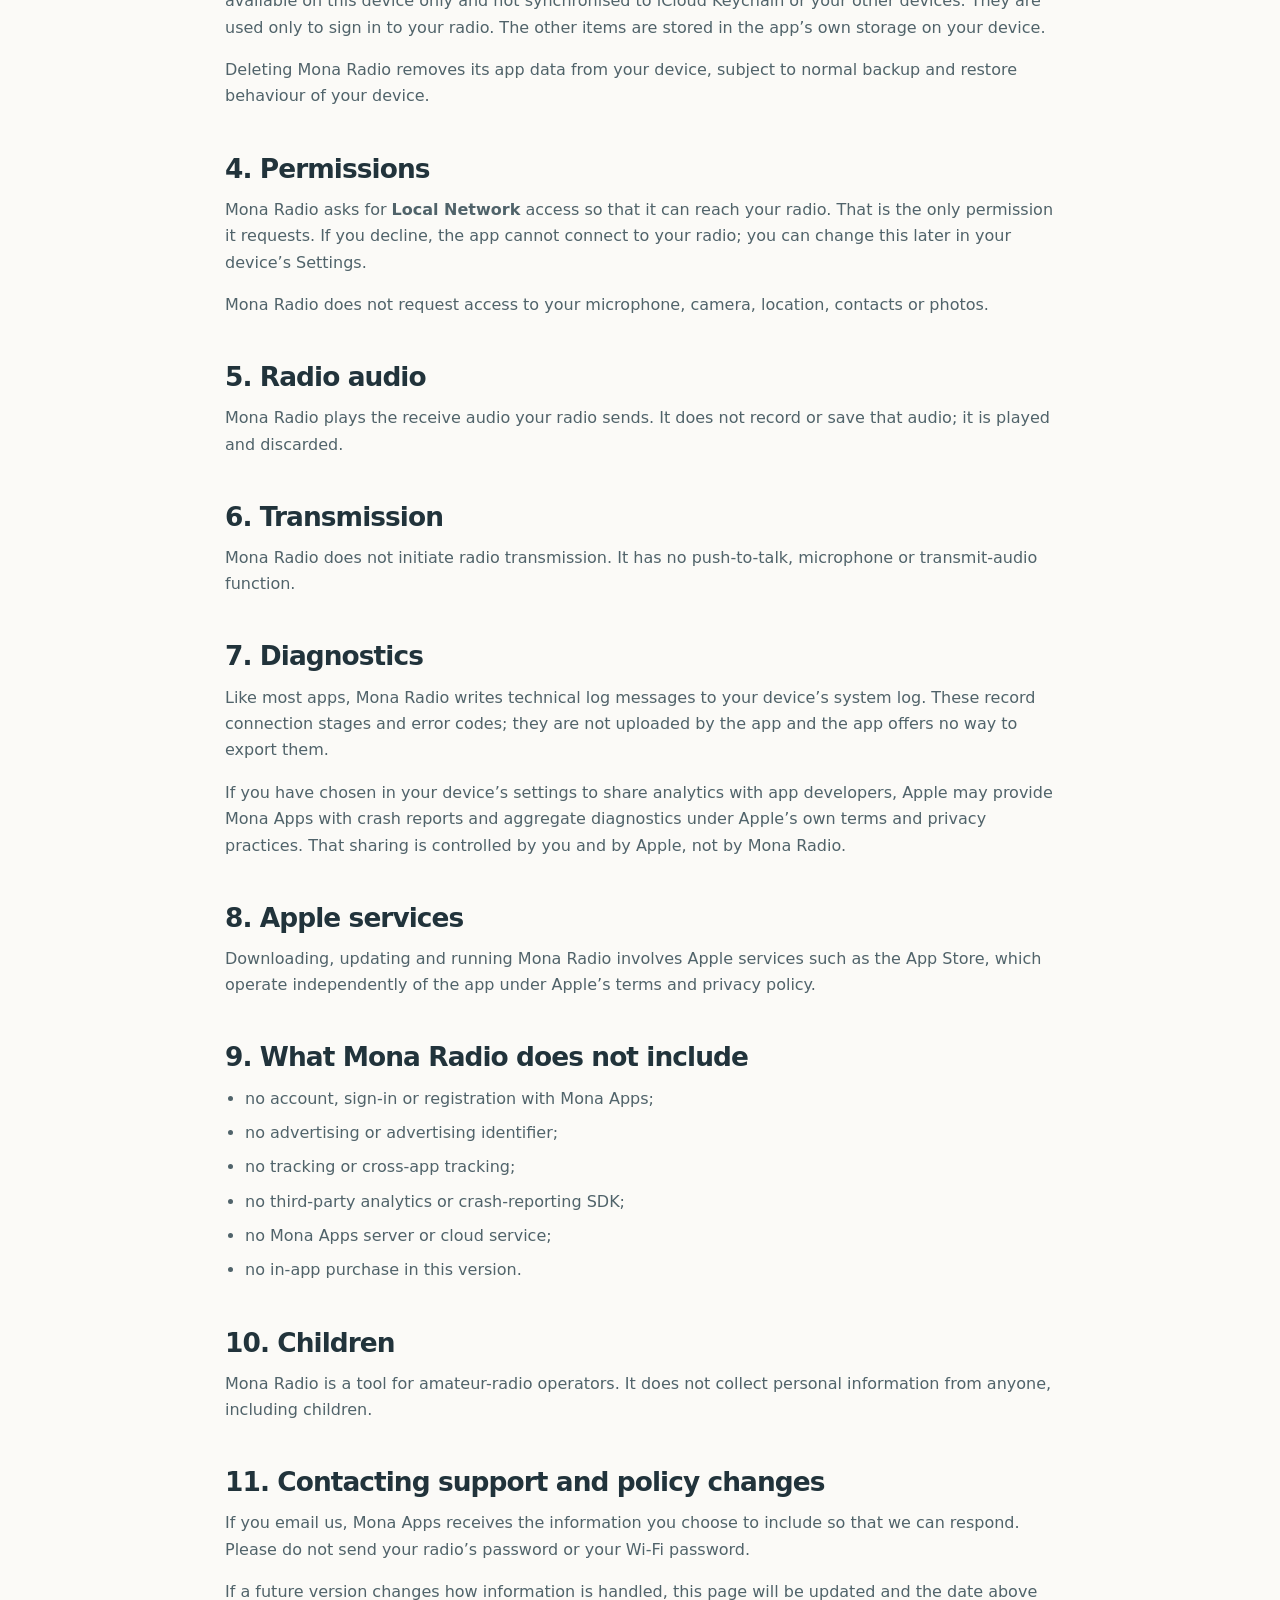
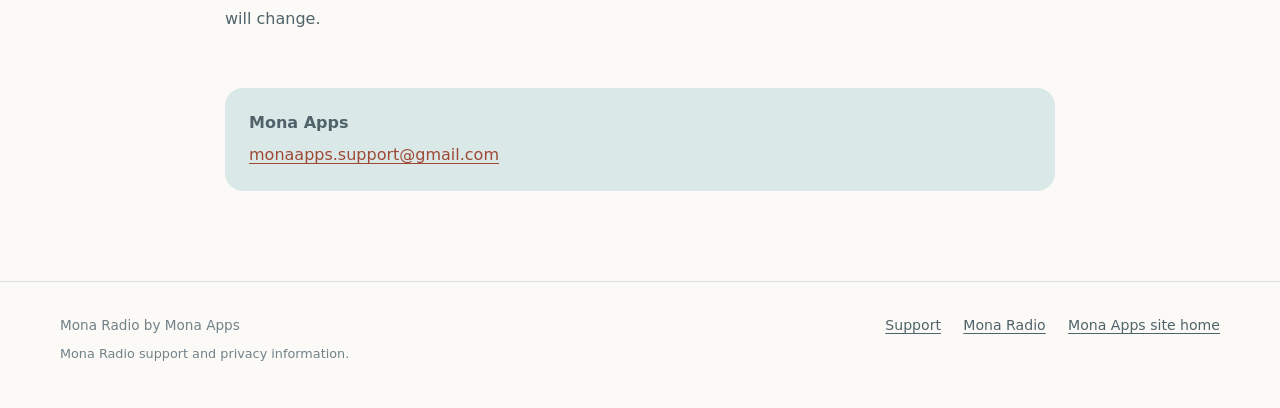
<file: mona-radio/privacy/index.html>
<!doctype html>
<html lang="en">
<head>
  <meta charset="utf-8">
  <meta name="viewport" content="width=device-width, initial-scale=1">
  <meta name="description" content="Privacy Policy for Mona Radio by Mona Apps.">
  <meta name="theme-color" content="#f4f0e7">
  <title>Mona Radio Privacy Policy — Mona Apps</title>
  <link rel="icon" href="../../favicon.svg" type="image/svg+xml">
  <link rel="stylesheet" href="../../styles.css">
</head>
<body>
  <header class="site-header">
    <div class="site-shell header-inner">
      <a class="brand" href="../" aria-label="Mona Radio home">
        <span class="brand-mark" aria-hidden="true">MR</span>
        <span class="brand-text">Mona Radio<small>by Mona Apps</small></span>
      </a>
      <nav class="site-nav" aria-label="Primary navigation">
        <a href="../support/">Support</a>
        <a class="nav-cta" href="./" aria-current="page">Privacy</a>
      </nav>
    </div>
  </header>

  <main>
    <section class="page-hero">
      <div class="site-shell">
        <p class="eyebrow">Privacy by design</p>
        <h1>Mona Radio Privacy Policy</h1>
        <p>This policy explains what Mona Radio stores on your device, what it sends over your local network, and what it never does.</p>
      </div>
    </section>

    <section class="content-section">
      <div class="site-shell policy-wrap">
        <div class="policy-intro">
          <p><strong>Last updated:</strong> September 18, 2026</p>
          <p><strong>Applies to:</strong> Mona Radio 1.0, on every Apple platform it is offered on</p>
          <p><strong>Developer:</strong> Mona Apps</p>
          <p><strong>Contact:</strong> <a href="mailto:monaapps.support@gmail.com">monaapps.support@gmail.com</a></p>
        </div>

        <section class="policy-section">
          <h2>1. The short version</h2>
          <p>Mona Radio does not collect personal data. It has no account, no advertising, no tracking, and no third-party analytics or crash-reporting SDK. Mona Apps does not operate an advertising or tracking service, and Mona Radio does not send your information to us.</p>
          <p>Radio communication is designed to occur directly between your Apple device and your <span style="white-space: nowrap">Icom IC-705</span> over your own local network.</p>
        </section>

        <section class="policy-section">
          <h2>2. What Mona Radio sends over the network, and where</h2>
          <p>Mona Radio opens network connections only to the radio address you enter. The app accepts private local-network addresses and local host names, and refuses public internet addresses. It uses those connections to authenticate to the radio, read its state, receive its spectrum data and receive audio, and send the receive-side changes you ask for.</p>
          <p>Mona Radio does not connect to a Mona Apps server; there is none. It does not browse or scan your network for devices.</p>
          <p>Traffic between Mona Radio and the <span style="white-space: nowrap">IC-705</span> uses the radio’s own local-network protocol. As with any device on a shared network, use a network you trust.</p>
        </section>

        <section class="policy-section">
          <h2>3. What Mona Radio stores on your device</h2>
          <ul>
            <li>the radios you save: the name you give each radio, its local network address and port numbers, when it last connected, and a short fingerprint derived from the radio’s own identity so the app can recognise the same radio at a new address;</li>
            <li>your radio’s network user name and password, which Mona Radio needs to sign in to the radio;</li>
            <li>an optional callsign you may enter to label the spectrum display.</li>
          </ul>
          <p>The radio’s network user name and password are stored together in your device’s Keychain, marked as available on this device only and not synchronised to iCloud Keychain or your other devices. They are used only to sign in to your radio. The other items are stored in the app’s own storage on your device.</p>
          <p>Deleting Mona Radio removes its app data from your device, subject to normal backup and restore behaviour of your device.</p>
        </section>

        <section class="policy-section">
          <h2>4. Permissions</h2>
          <p>Mona Radio asks for <strong>Local Network</strong> access so that it can reach your radio. That is the only permission it requests. If you decline, the app cannot connect to your radio; you can change this later in your device’s Settings.</p>
          <p>Mona Radio does not request access to your microphone, camera, location, contacts or photos.</p>
        </section>

        <section class="policy-section">
          <h2>5. Radio audio</h2>
          <p>Mona Radio plays the receive audio your radio sends. It does not record or save that audio; it is played and discarded.</p>
        </section>

        <section class="policy-section">
          <h2>6. Transmission</h2>
          <p>Mona Radio does not initiate radio transmission. It has no push-to-talk, microphone or transmit-audio function.</p>
        </section>

        <section class="policy-section">
          <h2>7. Diagnostics</h2>
          <p>Like most apps, Mona Radio writes technical log messages to your device’s system log. These record connection stages and error codes; they are not uploaded by the app and the app offers no way to export them.</p>
          <p>If you have chosen in your device’s settings to share analytics with app developers, Apple may provide Mona Apps with crash reports and aggregate diagnostics under Apple’s own terms and privacy practices. That sharing is controlled by you and by Apple, not by Mona Radio.</p>
        </section>

        <section class="policy-section">
          <h2>8. Apple services</h2>
          <p>Downloading, updating and running Mona Radio involves Apple services such as the App Store, which operate independently of the app under Apple’s terms and privacy policy.</p>
        </section>

        <section class="policy-section">
          <h2>9. What Mona Radio does not include</h2>
          <ul>
            <li>no account, sign-in or registration with Mona Apps;</li>
            <li>no advertising or advertising identifier;</li>
            <li>no tracking or cross-app tracking;</li>
            <li>no third-party analytics or crash-reporting SDK;</li>
            <li>no Mona Apps server or cloud service;</li>
            <li>no in-app purchase in this version.</li>
          </ul>
        </section>

        <section class="policy-section">
          <h2>10. Children</h2>
          <p>Mona Radio is a tool for amateur-radio operators. It does not collect personal information from anyone, including children.</p>
        </section>

        <section class="policy-section">
          <h2>11. Contacting support and policy changes</h2>
          <p>If you email us, Mona Apps receives the information you choose to include so that we can respond. Please do not send your radio’s password or your Wi-Fi password.</p>
          <p>If a future version changes how information is handled, this page will be updated and the date above will change.</p>
          <div class="policy-contact">
            <p><strong>Mona Apps</strong></p>
            <p><a href="mailto:monaapps.support@gmail.com">monaapps.support@gmail.com</a></p>
          </div>
        </section>
      </div>
    </section>
  </main>

  <footer class="site-footer">
    <div class="site-shell footer-inner">
      <div class="footer-copy">
        Mona Radio by Mona Apps
        <p>Mona Radio support and privacy information.</p>
      </div>
      <nav class="footer-links" aria-label="Footer navigation">
        <a href="../support/">Support</a>
        <a href="../">Mona Radio</a>
        <a href="../../">Mona Apps site home</a>
      </nav>
    </div>
  </footer>
</body>
</html>
</file>
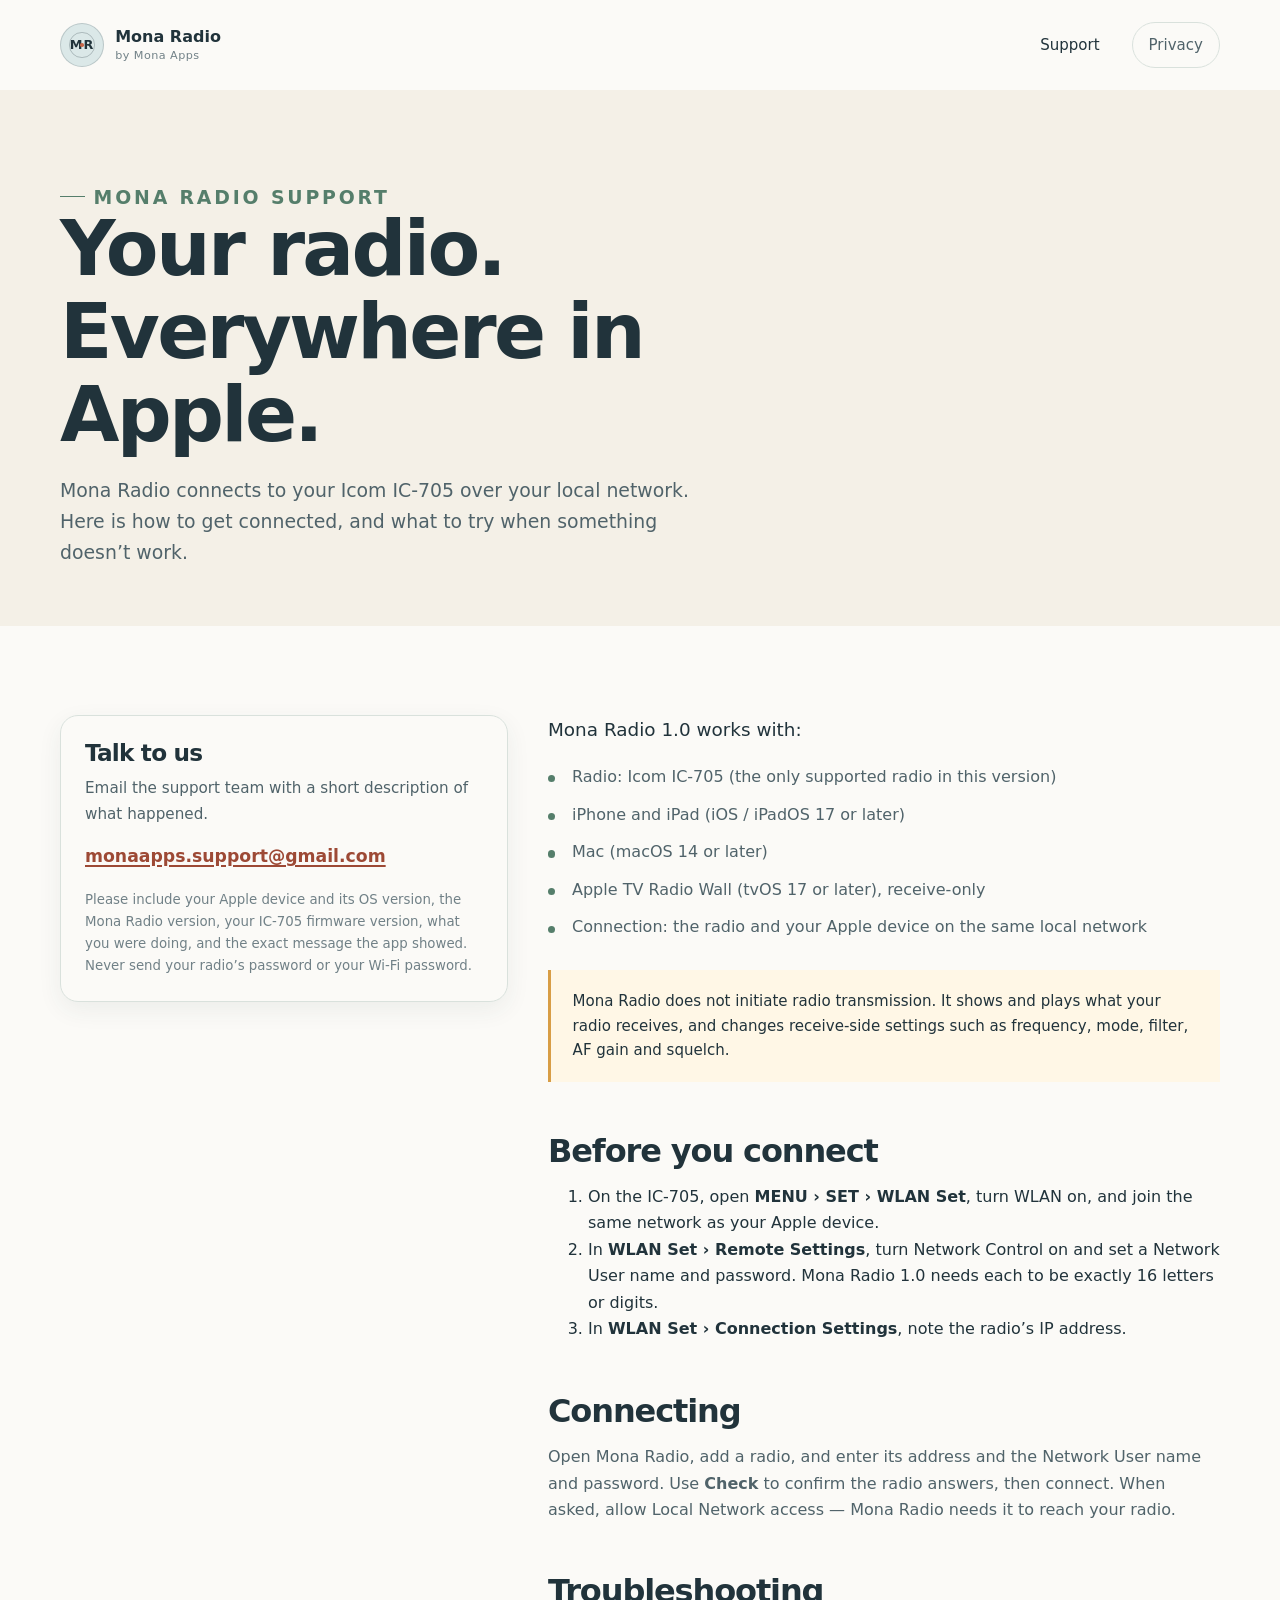
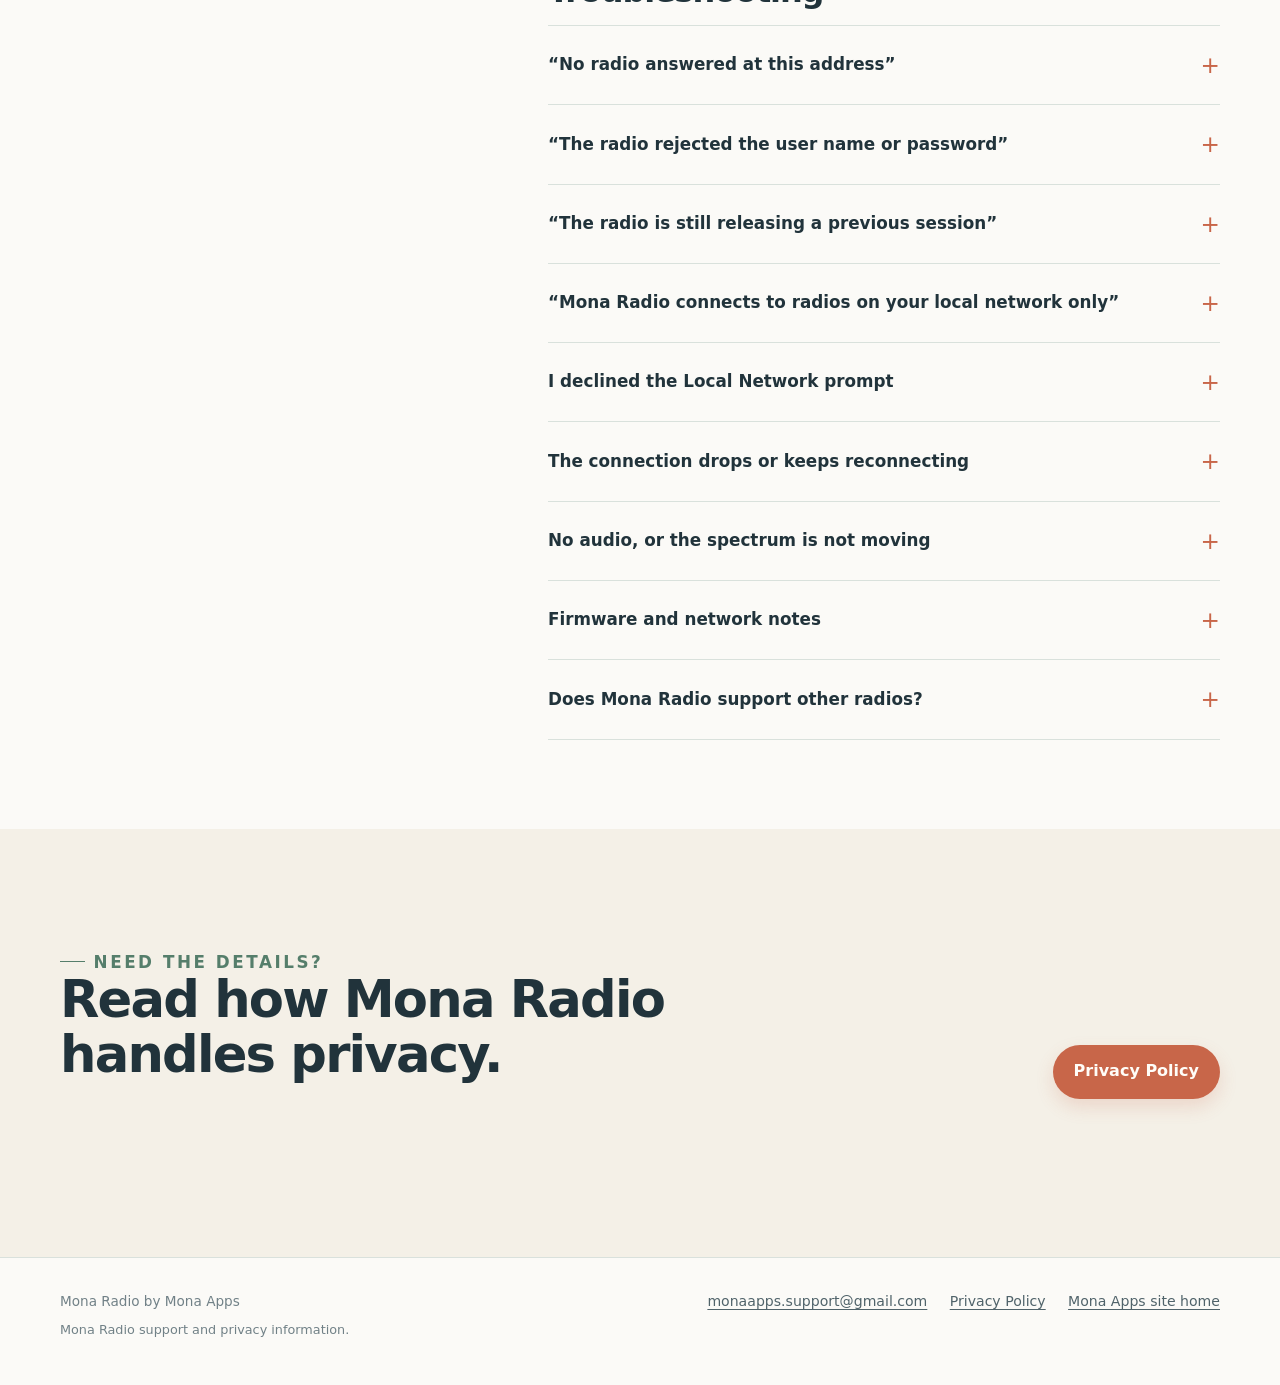
<file: mona-radio/support/index.html>
<!doctype html>
<html lang="en">
<head>
  <meta charset="utf-8">
  <meta name="viewport" content="width=device-width, initial-scale=1">
  <meta name="description" content="Support for Mona Radio by Mona Apps.">
  <meta name="theme-color" content="#f4f0e7">
  <title>Mona Radio Support — Mona Apps</title>
  <link rel="icon" href="../../favicon.svg" type="image/svg+xml">
  <link rel="stylesheet" href="../../styles.css">
</head>
<body>
  <header class="site-header">
    <div class="site-shell header-inner">
      <a class="brand" href="../" aria-label="Mona Radio home">
        <span class="brand-mark" aria-hidden="true">MR</span>
        <span class="brand-text">Mona Radio<small>by Mona Apps</small></span>
      </a>
      <nav class="site-nav" aria-label="Primary navigation">
        <a href="./" aria-current="page">Support</a>
        <a class="nav-cta" href="../privacy/">Privacy</a>
      </nav>
    </div>
  </header>

  <main>
    <section class="page-hero">
      <div class="site-shell">
        <p class="eyebrow">Mona Radio support</p>
        <h1>Your radio. Everywhere in Apple.</h1>
        <p>Mona Radio connects to your <span style="white-space: nowrap">Icom IC-705</span> over your local network. Here is how to get connected, and what to try when something doesn’t work.</p>
      </div>
    </section>

    <section class="content-section">
      <div class="site-shell support-grid">
        <aside class="contact-card">
          <h2>Talk to us</h2>
          <p>Email the support team with a short description of what happened.</p>
          <a class="email-link" href="mailto:monaapps.support@gmail.com?subject=Mona%20Radio%20Support">monaapps.support@gmail.com</a>
          <small>Please include your Apple device and its OS version, the Mona Radio version, your <span style="white-space: nowrap">IC-705</span> firmware version, what you were doing, and the exact message the app showed. Never send your radio’s password or your Wi-Fi password.</small>
        </aside>

        <div class="support-copy">
          <p>Mona Radio 1.0 works with:</p>
          <ul class="info-list">
            <li>Radio: <span style="white-space: nowrap">Icom IC-705</span> (the only supported radio in this version)</li>
            <li>iPhone and iPad (iOS / iPadOS 17 or later)</li>
            <li>Mac (macOS 14 or later)</li>
            <li>Apple TV Radio Wall (tvOS 17 or later), receive-only</li>
            <li>Connection: the radio and your Apple device on the same local network</li>
          </ul>
          <div class="note-box">
            <p>Mona Radio does not initiate radio transmission. It shows and plays what your radio receives, and changes receive-side settings such as frequency, mode, filter, AF gain and squelch.</p>
          </div>

          <h2>Before you connect</h2>
          <ol>
            <li>On the <span style="white-space: nowrap">IC-705</span>, open <strong>MENU › SET › WLAN Set</strong>, turn WLAN on, and join the same network as your Apple device.</li>
            <li>In <strong>WLAN Set › Remote Settings</strong>, turn Network Control on and set a Network User name and password. Mona Radio 1.0 needs each to be exactly 16 letters or digits.</li>
            <li>In <strong>WLAN Set › Connection Settings</strong>, note the radio’s IP address.</li>
          </ol>

          <h2>Connecting</h2>
          <p>Open Mona Radio, add a radio, and enter its address and the Network User name and password. Use <strong>Check</strong> to confirm the radio answers, then connect. When asked, allow Local Network access — Mona Radio needs it to reach your radio.</p>

          <h2>Troubleshooting</h2>
          <div class="faq-list">
            <details>
              <summary>“No radio answered at this address”</summary>
              <div class="faq-answer">
                <p>The radio is off, asleep, on a different network, or its address has changed. Check the address on the radio, and make sure your Apple device is on the same network — not on cellular data, a VPN that captures local traffic, or a guest network that isolates devices.</p>
              </div>
            </details>
            <details>
              <summary>“The radio rejected the user name or password”</summary>
              <div class="faq-answer">
                <p>Re-enter the radio’s Network User name and password. These are the radio’s own settings, not an account with Mona Apps, and each must be exactly 16 letters or digits.</p>
              </div>
            </details>
            <details>
              <summary>“The radio is still releasing a previous session”</summary>
              <div class="faq-answer">
                <p>The <span style="white-space: nowrap">IC-705</span> holds a session for a short time after a client disconnects abruptly, and it allows one network session at a time. Make sure no other app or computer is connected to the radio, wait a moment, and try again.</p>
              </div>
            </details>
            <details>
              <summary>“Mona Radio connects to radios on your local network only”</summary>
              <div class="faq-answer">
                <p>Mona Radio 1.0 accepts private local-network addresses (for example 192.168.x.x or 10.x.x.x) and local host names only. It cannot reach a radio over the internet.</p>
              </div>
            </details>
            <details>
              <summary>I declined the Local Network prompt</summary>
              <div class="faq-answer">
                <p>Turn Local Network access back on for Mona Radio in your device’s Settings (on iPhone and iPad: <strong>Settings › Privacy &amp; Security › Local Network</strong>; on Mac: <strong>System Settings › Privacy &amp; Security › Local Network</strong>), then try again.</p>
              </div>
            </details>
            <details>
              <summary>The connection drops or keeps reconnecting</summary>
              <div class="faq-answer">
                <p>Mona Radio reconnects on its own after short interruptions. If the link keeps dropping, move the radio closer to your Wi-Fi access point, check that the radio’s Wi-Fi signal is strong, and avoid networks that put devices to sleep aggressively. If it still won’t recover: disconnect in Mona Radio, quit the app, power the radio off and on, and connect again.</p>
              </div>
            </details>
            <details>
              <summary>No audio, or the spectrum is not moving</summary>
              <div class="faq-answer">
                <p>Check your device volume and output route. Mona Radio plays receive audio while it is in the foreground on iPhone and iPad. If the status shows “Connected, Limited” or “Receive Audio Interrupted”, the radio link is up but part of the stream isn’t arriving; wait a moment, or disconnect and reconnect.</p>
              </div>
            </details>
            <details>
              <summary>Firmware and network notes</summary>
              <div class="faq-answer">
                <p>Keep your <span style="white-space: nowrap">IC-705</span> on current Icom firmware. Mona Radio talks to the radio’s built-in wireless LAN directly; a stable Wi-Fi network with no client isolation gives the best results.</p>
              </div>
            </details>
            <details>
              <summary>Does Mona Radio support other radios?</summary>
              <div class="faq-answer">
                <p>Mona Radio 1.0 supports the <span style="white-space: nowrap">Icom IC-705</span> only.</p>
              </div>
            </details>
          </div>
        </div>
      </div>
    </section>

    <section class="section tinted">
      <div class="site-shell">
        <div class="section-heading">
          <div>
            <p class="eyebrow">Need the details?</p>
            <h2>Read how Mona Radio handles privacy.</h2>
          </div>
          <a class="button" href="../privacy/">Privacy Policy</a>
        </div>
      </div>
    </section>
  </main>

  <footer class="site-footer">
    <div class="site-shell footer-inner">
      <div class="footer-copy">
        Mona Radio by Mona Apps
        <p>Mona Radio support and privacy information.</p>
      </div>
      <nav class="footer-links" aria-label="Footer navigation">
        <a href="mailto:monaapps.support@gmail.com">monaapps.support@gmail.com</a>
        <a href="../privacy/">Privacy Policy</a>
        <a href="../../">Mona Apps site home</a>
      </nav>
    </div>
  </footer>
</body>
</html>
</file>
<file: styles.css>
:root {
  color-scheme: light;
  --ink: #21333b;
  --ink-soft: #50636a;
  --muted: #718187;
  --line: #d9e1dc;
  --paper: #fbfaf7;
  --paper-deep: #f1f2ec;
  --cream: #f4f0e7;
  --coral: #c86649;
  --coral-dark: #9d4935;
  --gold: #d89d45;
  --sage: #a9c4b3;
  --sage-dark: #557e6b;
  --blue: #dbe8e8;
  --shadow: 0 20px 50px rgba(44, 66, 68, 0.09);
  --shadow-small: 0 8px 24px rgba(44, 66, 68, 0.07);
  --radius-lg: 28px;
  --radius-md: 18px;
  --radius-sm: 12px;
  --content: 1160px;
}

* {
  box-sizing: border-box;
}

html {
  scroll-behavior: smooth;
}

body {
  margin: 0;
  min-width: 320px;
  background: var(--paper);
  color: var(--ink);
  font-family: "Avenir Next", Avenir, "Segoe UI", system-ui, -apple-system, sans-serif;
  font-size: 1rem;
  line-height: 1.65;
  text-rendering: optimizeLegibility;
}

::selection {
  background: #f2d9c9;
  color: var(--ink);
}

a {
  color: var(--coral-dark);
  text-decoration-thickness: 0.09em;
  text-underline-offset: 0.18em;
}

a:hover {
  color: var(--coral);
}

a:focus-visible,
button:focus-visible,
summary:focus-visible {
  outline: 3px solid #6a9b88;
  outline-offset: 4px;
  border-radius: 6px;
}

h1,
h2,
h3,
p {
  margin-top: 0;
}

h1,
h2,
h3 {
  letter-spacing: -0.035em;
  line-height: 1.08;
}

h1 {
  max-width: 780px;
  margin-bottom: 1.35rem;
  font-size: clamp(2.8rem, 7vw, 5.65rem);
  font-weight: 650;
}

h2 {
  margin-bottom: 1rem;
  font-size: clamp(2rem, 4vw, 3.2rem);
  font-weight: 650;
}

h3 {
  margin-bottom: 0.65rem;
  font-size: 1.25rem;
  font-weight: 650;
}

p {
  color: var(--ink-soft);
}

.site-shell {
  width: min(100% - 2.25rem, var(--content));
  margin-inline: auto;
}

.site-header {
  position: relative;
  z-index: 10;
  padding: 1.35rem 0;
}

.header-inner {
  display: flex;
  align-items: center;
  justify-content: space-between;
  gap: 1rem;
}

.brand {
  display: inline-flex;
  align-items: center;
  gap: 0.7rem;
  color: var(--ink);
  font-weight: 650;
  text-decoration: none;
}

.brand:hover {
  color: var(--ink);
}

.brand-mark {
  position: relative;
  display: grid;
  width: 2.75rem;
  height: 2.75rem;
  place-items: center;
  overflow: hidden;
  border: 1px solid rgba(33, 51, 59, 0.18);
  border-radius: 50%;
  background: var(--blue);
  color: var(--ink);
  font-size: 0.8rem;
  letter-spacing: 0.08em;
}

.brand-mark::before,
.brand-mark::after {
  position: absolute;
  content: "";
  border: 1px solid rgba(33, 51, 59, 0.25);
  border-radius: 50%;
}

.brand-mark::before {
  width: 1.45rem;
  height: 1.45rem;
}

.brand-mark::after {
  width: 0.22rem;
  height: 0.22rem;
  border: 0;
  background: var(--coral);
}

.brand-text {
  display: grid;
  line-height: 1.1;
}

.brand-text small {
  margin-top: 0.25rem;
  color: var(--muted);
  font-size: 0.7rem;
  font-weight: 500;
  letter-spacing: 0.04em;
}

.site-nav {
  display: flex;
  align-items: center;
  gap: clamp(0.85rem, 3vw, 2rem);
}

.site-nav a {
  color: var(--ink-soft);
  font-size: 0.94rem;
  text-decoration: none;
}

.site-nav a:hover,
.site-nav a[aria-current="page"] {
  color: var(--ink);
}

.nav-cta {
  padding: 0.62rem 1rem;
  border: 1px solid var(--line);
  border-radius: 999px;
  background: var(--paper);
}

.nav-cta:hover {
  border-color: #b7cbc0;
  background: #f5f8f3;
}

.button {
  display: inline-flex;
  min-height: 3rem;
  align-items: center;
  justify-content: center;
  padding: 0.8rem 1.25rem;
  border: 1px solid transparent;
  border-radius: 999px;
  background: var(--coral);
  color: #fffdf8;
  font-weight: 650;
  text-decoration: none;
  box-shadow: 0 8px 18px rgba(200, 102, 73, 0.18);
}

.button:hover {
  background: var(--coral-dark);
  color: #fffdf8;
}

.button.secondary {
  border-color: var(--line);
  background: transparent;
  color: var(--ink);
  box-shadow: none;
}

.button.secondary:hover {
  border-color: #b7cbc0;
  background: #f0f6f1;
}

.eyebrow {
  display: inline-flex;
  align-items: center;
  gap: 0.55rem;
  margin-bottom: 1.2rem;
  color: var(--sage-dark);
  font-size: 0.74rem;
  font-weight: 700;
  letter-spacing: 0.15em;
  line-height: 1.2;
  text-transform: uppercase;
}

.eyebrow::before {
  width: 1.55rem;
  height: 1px;
  background: currentColor;
  content: "";
}

.hero {
  position: relative;
  overflow: hidden;
  padding: clamp(3.5rem, 8vw, 7rem) 0 clamp(4.5rem, 9vw, 8rem);
}

.hero::before {
  position: absolute;
  z-index: -1;
  top: -10rem;
  right: -14rem;
  width: 38rem;
  height: 38rem;
  border: 1px solid rgba(169, 196, 179, 0.42);
  border-radius: 50%;
  box-shadow: 0 0 0 4rem rgba(169, 196, 179, 0.08), 0 0 0 8rem rgba(169, 196, 179, 0.06);
  content: "";
}

.hero-grid {
  display: grid;
  align-items: center;
  gap: clamp(3rem, 7vw, 8rem);
  grid-template-columns: minmax(0, 1.05fr) minmax(300px, 0.95fr);
}

.hero-copy > p {
  max-width: 610px;
  font-size: clamp(1.12rem, 2vw, 1.35rem);
  line-height: 1.55;
}

.hero-actions {
  display: flex;
  flex-wrap: wrap;
  gap: 0.8rem;
  margin-top: 2rem;
}

.hero-note {
  display: flex;
  flex-wrap: wrap;
  gap: 0.65rem 1.2rem;
  margin-top: 2rem;
  color: var(--muted);
  font-size: 0.86rem;
}

.hero-note span {
  display: inline-flex;
  align-items: center;
  gap: 0.42rem;
}

.hero-note span::before {
  width: 0.46rem;
  height: 0.46rem;
  border-radius: 50%;
  background: var(--gold);
  content: "";
}

.hero-art {
  position: relative;
  min-height: 390px;
  isolation: isolate;
}

.hero-art::before {
  position: absolute;
  inset: 11% 4% 6% 9%;
  z-index: -1;
  border-radius: 46% 54% 56% 44% / 44% 42% 58% 56%;
  background: var(--blue);
  content: "";
  transform: rotate(-7deg);
}

.hero-art::after {
  position: absolute;
  top: 1.5rem;
  right: 0.75rem;
  width: 5.5rem;
  height: 5.5rem;
  border: 1px solid rgba(200, 102, 73, 0.33);
  border-radius: 50%;
  content: "";
}

.time-card {
  position: absolute;
  top: 15%;
  left: 8%;
  width: min(80%, 335px);
  padding: 1.2rem;
  border: 1px solid rgba(33, 51, 59, 0.11);
  border-radius: var(--radius-lg);
  background: rgba(255, 255, 255, 0.8);
  box-shadow: var(--shadow);
  transform: rotate(-4deg);
}

.time-card-top,
.insight-card-top {
  display: flex;
  align-items: center;
  justify-content: space-between;
  gap: 1rem;
}

.time-card-label {
  color: var(--muted);
  font-size: 0.76rem;
  font-weight: 650;
  letter-spacing: 0.1em;
  text-transform: uppercase;
}

.time-card-title {
  margin: 1.6rem 0 0.9rem;
  font-size: 1.5rem;
  font-weight: 650;
  letter-spacing: -0.03em;
}

.clock-face {
  position: relative;
  display: grid;
  width: 8.1rem;
  height: 8.1rem;
  margin: 0.25rem auto 1.2rem;
  place-items: center;
  border: 1px solid rgba(33, 51, 59, 0.22);
  border-radius: 50%;
  background: #fffdf8;
  box-shadow: inset 0 0 0 9px #edf1ec;
}

.clock-face::before,
.clock-face::after {
  position: absolute;
  bottom: 50%;
  left: 50%;
  width: 1px;
  border-radius: 999px;
  background: var(--ink);
  content: "";
  transform-origin: bottom center;
}

.clock-face::before {
  height: 2.15rem;
  transform: translateX(-50%) rotate(38deg);
}

.clock-face::after {
  height: 2.7rem;
  background: var(--coral);
  transform: translateX(-50%) rotate(305deg);
}

.clock-center {
  width: 0.48rem;
  height: 0.48rem;
  border-radius: 50%;
  background: var(--coral);
}

.clock-number {
  position: absolute;
  color: var(--muted);
  font-size: 0.64rem;
}

.clock-number.one { top: 1.2rem; right: 1.8rem; }
.clock-number.four { right: 1.1rem; bottom: 1.8rem; }
.clock-number.seven { bottom: 1.05rem; left: 3.75rem; }
.clock-number.ten { top: 2rem; left: 1.15rem; }

.time-progress {
  display: flex;
  align-items: center;
  gap: 0.75rem;
  color: var(--ink-soft);
  font-size: 0.84rem;
}

.progress-track {
  height: 0.45rem;
  flex: 1;
  overflow: hidden;
  border-radius: 999px;
  background: #e5ebe5;
}

.progress-track::before {
  display: block;
  width: 63%;
  height: 100%;
  border-radius: inherit;
  background: var(--gold);
  content: "";
}

.star-badge {
  display: grid;
  width: 2.3rem;
  height: 2.3rem;
  place-items: center;
  border-radius: 50%;
  background: #fae7ba;
  color: #9a6721;
  font-size: 1rem;
}

.insight-card {
  position: absolute;
  right: 2%;
  bottom: 11%;
  width: min(67%, 275px);
  padding: 1.05rem 1.1rem;
  border: 1px solid rgba(33, 51, 59, 0.1);
  border-radius: var(--radius-md);
  background: #fffdf8;
  box-shadow: var(--shadow-small);
  transform: rotate(5deg);
}

.insight-card p {
  margin: 1.1rem 0 0;
  color: var(--ink);
  font-size: 1rem;
  font-weight: 600;
  line-height: 1.35;
}

.insight-line {
  position: relative;
  height: 3.4rem;
  margin-top: 0.8rem;
  border-bottom: 1px solid var(--line);
  background: linear-gradient(160deg, transparent 42%, rgba(169, 196, 179, 0.35) 43%, transparent 45%);
}

.insight-line::before {
  position: absolute;
  right: 5%;
  bottom: 0.25rem;
  left: 3%;
  height: 2.1rem;
  border-top: 2px solid var(--sage-dark);
  border-radius: 50%;
  content: "";
  transform: rotate(-7deg) skewX(-28deg);
}

.mini-tag {
  display: inline-flex;
  padding: 0.35rem 0.55rem;
  border-radius: 999px;
  background: #edf4ee;
  color: var(--sage-dark);
  font-size: 0.7rem;
  font-weight: 700;
  letter-spacing: 0.08em;
  text-transform: uppercase;
}

.trust-strip {
  border-block: 1px solid var(--line);
  background: var(--paper-deep);
}

.trust-items {
  display: grid;
  gap: 0.8rem;
  padding: 1.2rem 0;
  grid-template-columns: repeat(3, 1fr);
}

.trust-item {
  display: flex;
  align-items: center;
  justify-content: center;
  gap: 0.55rem;
  color: var(--ink-soft);
  font-size: 0.9rem;
  text-align: center;
}

.trust-item strong {
  color: var(--ink);
  font-weight: 650;
}

.trust-item::before {
  width: 0.55rem;
  height: 0.55rem;
  border: 1px solid var(--sage-dark);
  border-radius: 50%;
  content: "";
}

.section {
  padding: clamp(4.5rem, 9vw, 8rem) 0;
}

.section.tinted {
  background: var(--cream);
}

.section-heading {
  display: flex;
  align-items: end;
  justify-content: space-between;
  gap: 2rem;
  margin-bottom: 2.7rem;
}

.section-heading > div:first-child {
  max-width: 610px;
}

.section-heading p {
  max-width: 500px;
  margin-bottom: 0;
  font-size: 1.05rem;
}

.feature-grid {
  display: grid;
  gap: 1rem;
  grid-template-columns: repeat(3, 1fr);
}

.feature-card {
  min-height: 220px;
  padding: 1.55rem;
  border: 1px solid rgba(33, 51, 59, 0.1);
  border-radius: var(--radius-md);
  background: rgba(255, 255, 255, 0.72);
  box-shadow: 0 8px 20px rgba(44, 66, 68, 0.035);
}

.feature-card:nth-child(2),
.feature-card:nth-child(5) {
  transform: translateY(1.2rem);
}

.feature-icon {
  display: grid;
  width: 2.65rem;
  height: 2.65rem;
  margin-bottom: 1.5rem;
  place-items: center;
  border-radius: 12px;
  background: var(--blue);
  color: var(--ink);
  font-size: 0.78rem;
  font-weight: 750;
  letter-spacing: 0.05em;
}

.feature-card:nth-child(2) .feature-icon,
.feature-card:nth-child(5) .feature-icon {
  background: #f8e6d9;
  color: var(--coral-dark);
}

.feature-card:nth-child(3) .feature-icon,
.feature-card:nth-child(6) .feature-icon {
  background: #f5e7bb;
  color: #8d6726;
}

.feature-card p {
  margin-bottom: 0;
  font-size: 0.95rem;
}

.steps-grid {
  display: grid;
  gap: 1rem;
  grid-template-columns: repeat(3, 1fr);
}

.step-card {
  padding: 1.8rem;
  border-top: 2px solid var(--coral);
  background: rgba(255, 253, 248, 0.72);
}

.step-number {
  display: block;
  margin-bottom: 3rem;
  color: var(--coral);
  font-size: 0.8rem;
  font-weight: 750;
  letter-spacing: 0.13em;
}

.step-card p {
  margin-bottom: 0;
}

.privacy-callout {
  display: grid;
  align-items: center;
  gap: 2rem;
  padding: clamp(1.8rem, 5vw, 3.7rem);
  border-radius: var(--radius-lg);
  background: var(--ink);
  grid-template-columns: minmax(0, 1fr) auto;
}

.privacy-callout h2,
.privacy-callout p {
  color: #fffdf8;
}

.privacy-callout p {
  max-width: 680px;
  margin-bottom: 0;
  color: #c6d2ce;
}

.privacy-callout .button.secondary {
  border-color: rgba(255, 253, 248, 0.35);
  color: #fffdf8;
}

.privacy-callout .button.secondary:hover {
  border-color: #fffdf8;
  background: rgba(255, 253, 248, 0.1);
}

.page-hero {
  padding: clamp(3.3rem, 7vw, 6.5rem) 0 3.6rem;
  background: var(--cream);
}

.page-hero h1 {
  max-width: 850px;
  margin-bottom: 1.1rem;
  font-size: clamp(2.65rem, 6vw, 5rem);
}

.page-hero p {
  max-width: 650px;
  margin-bottom: 0;
  font-size: 1.18rem;
}

.content-section {
  padding: clamp(3.5rem, 7vw, 6rem) 0;
}

.support-grid {
  display: grid;
  align-items: start;
  gap: 2.5rem;
  grid-template-columns: minmax(0, 0.8fr) minmax(0, 1.2fr);
}

.contact-card {
  position: sticky;
  top: 1.5rem;
  padding: 1.5rem;
  border: 1px solid var(--line);
  border-radius: var(--radius-md);
  background: var(--paper);
  box-shadow: var(--shadow-small);
}

.contact-card h2 {
  margin-bottom: 0.7rem;
  font-size: 1.45rem;
}

.contact-card p {
  font-size: 0.95rem;
}

.email-link {
  display: inline-block;
  overflow-wrap: anywhere;
  font-size: 1.08rem;
  font-weight: 650;
}

.contact-card small {
  display: block;
  margin-top: 1.15rem;
  color: var(--muted);
}

.support-copy > p:first-child {
  font-size: 1.15rem;
  color: var(--ink);
}

.support-copy h2 {
  margin-top: 3.2rem;
  font-size: 2rem;
}

.info-list,
.do-not-list {
  display: grid;
  gap: 0.7rem;
  padding: 0;
  list-style: none;
}

.info-list li,
.do-not-list li {
  position: relative;
  padding-left: 1.5rem;
  color: var(--ink-soft);
}

.info-list li::before,
.do-not-list li::before {
  position: absolute;
  top: 0.7rem;
  left: 0;
  width: 0.45rem;
  height: 0.45rem;
  border-radius: 50%;
  background: var(--sage-dark);
  content: "";
}

.do-not-list li::before {
  background: var(--coral);
}

.note-box {
  margin-top: 1.8rem;
  padding: 1.2rem 1.35rem;
  border-left: 3px solid var(--gold);
  background: #fff7e6;
}

.note-box p {
  margin-bottom: 0;
  color: var(--ink);
  font-size: 0.94rem;
}

.faq-list {
  border-top: 1px solid var(--line);
}

.faq-list details {
  border-bottom: 1px solid var(--line);
}

.faq-list summary {
  display: flex;
  align-items: center;
  justify-content: space-between;
  gap: 1rem;
  padding: 1.25rem 0;
  cursor: pointer;
  color: var(--ink);
  font-size: 1.05rem;
  font-weight: 650;
  list-style: none;
}

.faq-list summary::-webkit-details-marker {
  display: none;
}

.faq-list summary::after {
  flex: 0 0 auto;
  color: var(--coral);
  content: "+";
  font-size: 1.45rem;
  font-weight: 400;
}

.faq-list details[open] summary::after {
  content: "–";
}

.faq-answer {
  max-width: 680px;
  padding: 0 2rem 1.35rem 0;
}

.faq-answer p {
  margin-bottom: 0;
}

.policy-wrap {
  max-width: 830px;
}

.policy-intro {
  margin-bottom: 2.5rem;
  padding-bottom: 2rem;
  border-bottom: 1px solid var(--line);
}

.policy-intro p {
  margin-bottom: 0.35rem;
}

.policy-intro strong {
  color: var(--ink);
}

.policy-section {
  margin-top: 2.8rem;
}

.policy-section h2 {
  margin-bottom: 0.85rem;
  font-size: 1.65rem;
}

.policy-section p:last-child {
  margin-bottom: 0;
}

.policy-section ul {
  margin: 0.7rem 0 0;
  padding-left: 1.25rem;
  color: var(--ink-soft);
}

.policy-section li + li {
  margin-top: 0.5rem;
}

.policy-contact {
  margin-top: 3.5rem;
  padding: 1.4rem 1.5rem;
  border-radius: var(--radius-md);
  background: var(--blue);
}

.policy-contact p {
  margin-bottom: 0.35rem;
}

.policy-contact p:last-child {
  margin-bottom: 0;
}

.site-footer {
  padding: 2rem 0 2.8rem;
  border-top: 1px solid var(--line);
}

.footer-inner {
  display: flex;
  align-items: start;
  justify-content: space-between;
  gap: 1.5rem;
}

.footer-copy {
  color: var(--muted);
  font-size: 0.85rem;
}

.footer-copy p {
  margin: 0.4rem 0 0;
  color: var(--muted);
  font-size: 0.8rem;
}

.footer-links {
  display: flex;
  flex-wrap: wrap;
  justify-content: end;
  gap: 0.8rem 1.4rem;
  font-size: 0.88rem;
}

.footer-links a {
  color: var(--ink-soft);
}

@media (max-width: 820px) {
  .hero-grid,
  .support-grid {
    grid-template-columns: 1fr;
  }

  .hero-art {
    min-height: 350px;
    max-width: 560px;
    margin-inline: auto;
    width: 100%;
  }

  .support-grid {
    gap: 1rem;
  }

  .contact-card {
    position: static;
  }

  .section-heading {
    display: block;
  }

  .section-heading p {
    margin-top: 1rem;
  }

  .privacy-callout {
    grid-template-columns: 1fr;
  }
}

@media (max-width: 650px) {
  .site-shell {
    width: min(100% - 1.35rem, var(--content));
  }

  .site-header {
    padding: 0.95rem 0;
  }

  .brand-mark {
    width: 2.35rem;
    height: 2.35rem;
  }

  .brand-text small {
    display: none;
  }

  .site-nav {
    gap: 0.85rem;
  }

  .site-nav a {
    font-size: 0.86rem;
  }

  .nav-cta {
    padding: 0.5rem 0.75rem;
  }

  .hero {
    padding-top: 3.4rem;
  }

  .hero-art {
    min-height: 300px;
  }

  .time-card {
    top: 9%;
    left: 1%;
    width: 78%;
  }

  .insight-card {
    right: 0;
    bottom: 5%;
    width: 62%;
  }

  .trust-items,
  .feature-grid,
  .steps-grid {
    grid-template-columns: 1fr;
  }

  .trust-items {
    padding: 1rem 0;
  }

  .feature-card:nth-child(2),
  .feature-card:nth-child(5) {
    transform: none;
  }

  .feature-card {
    min-height: auto;
  }

  .step-number {
    margin-bottom: 1.6rem;
  }

  .footer-inner {
    display: block;
  }

  .footer-links {
    justify-content: start;
    margin-top: 1rem;
  }
}

@media (prefers-reduced-motion: reduce) {
  html {
    scroll-behavior: auto;
  }
}
</file>
